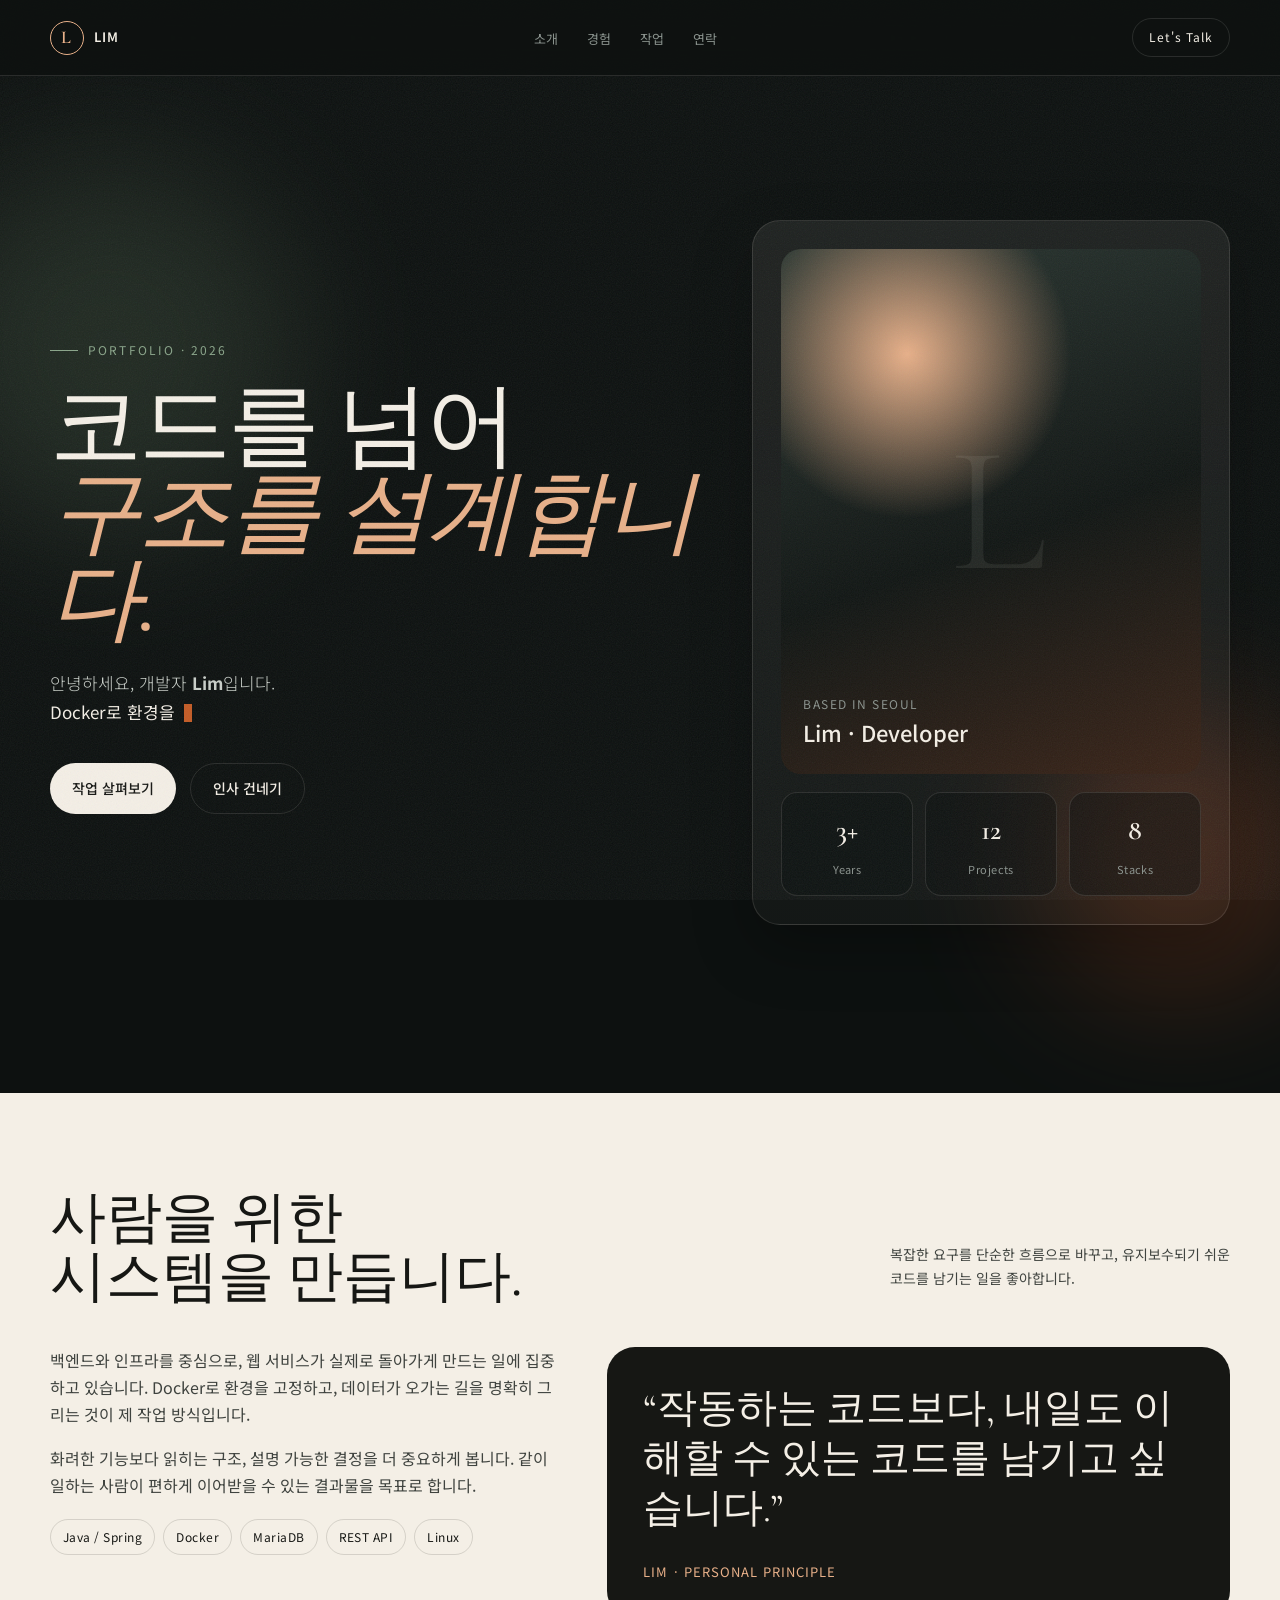
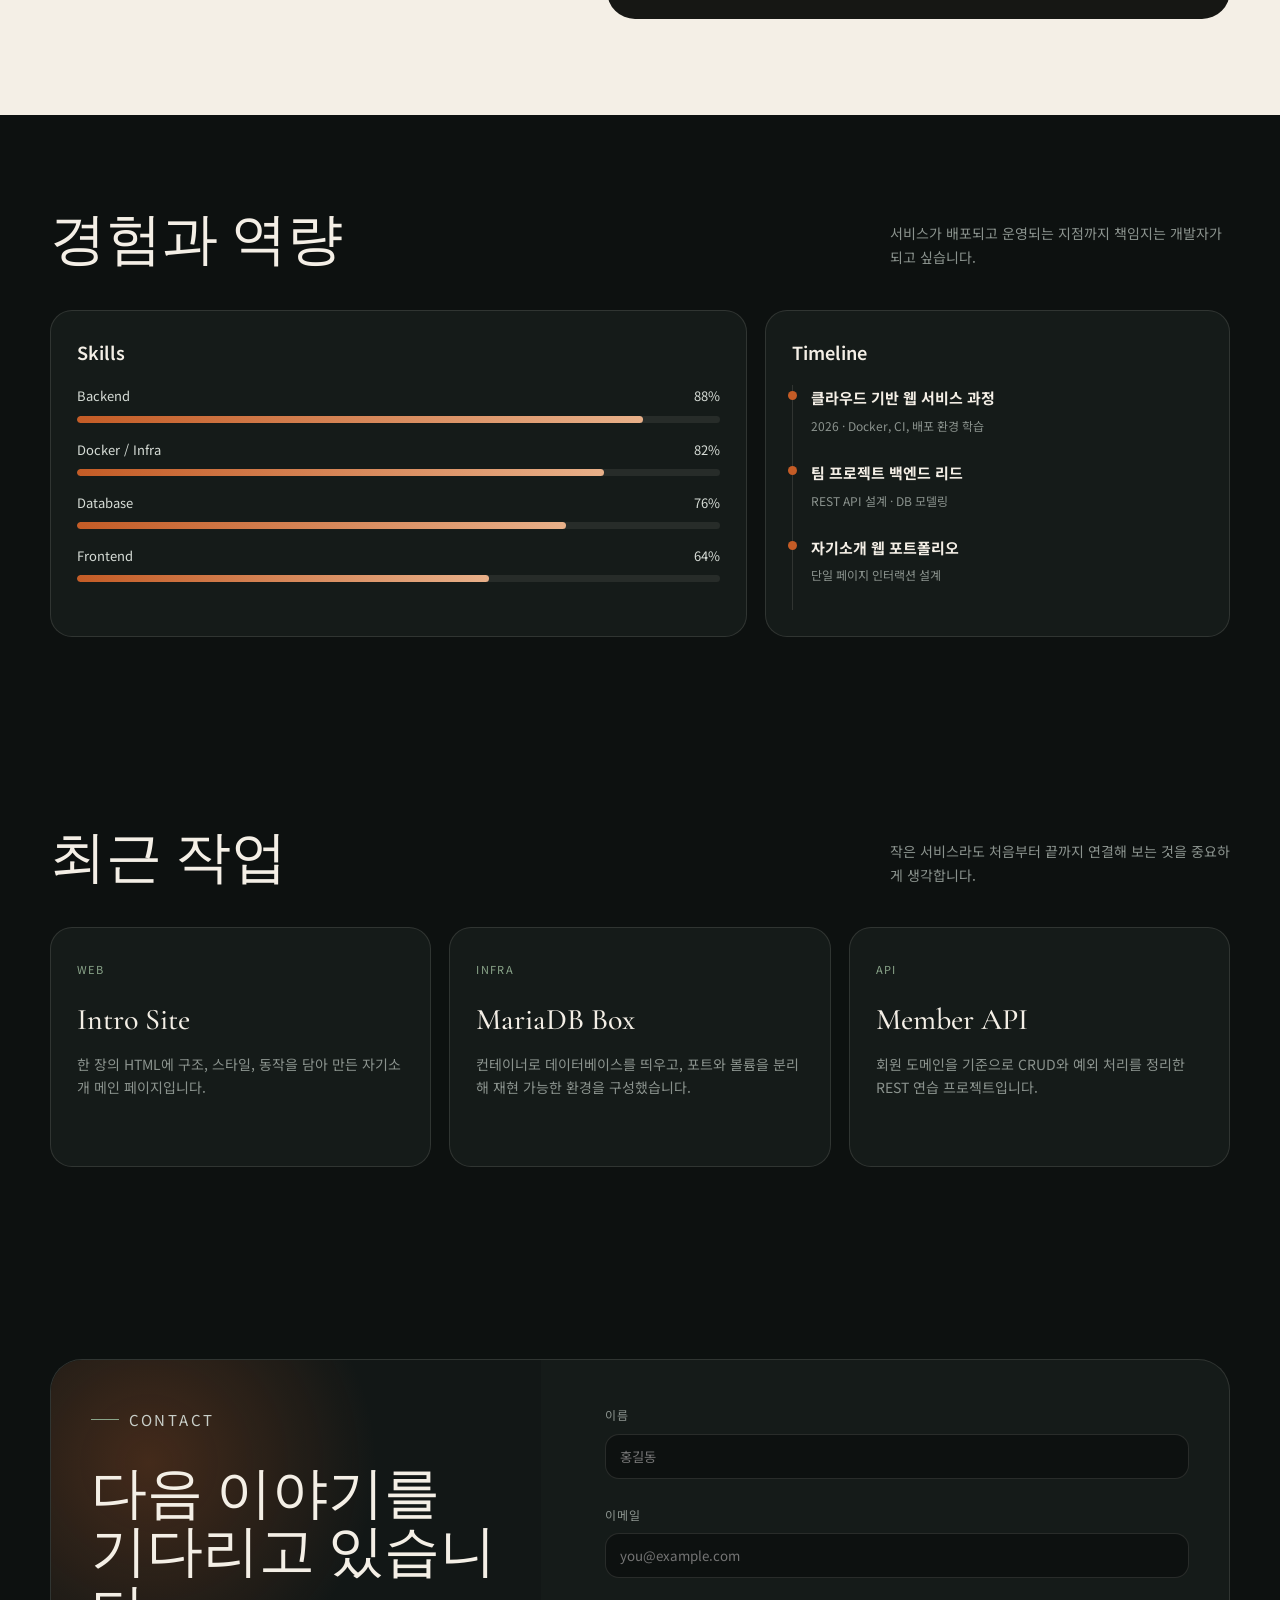
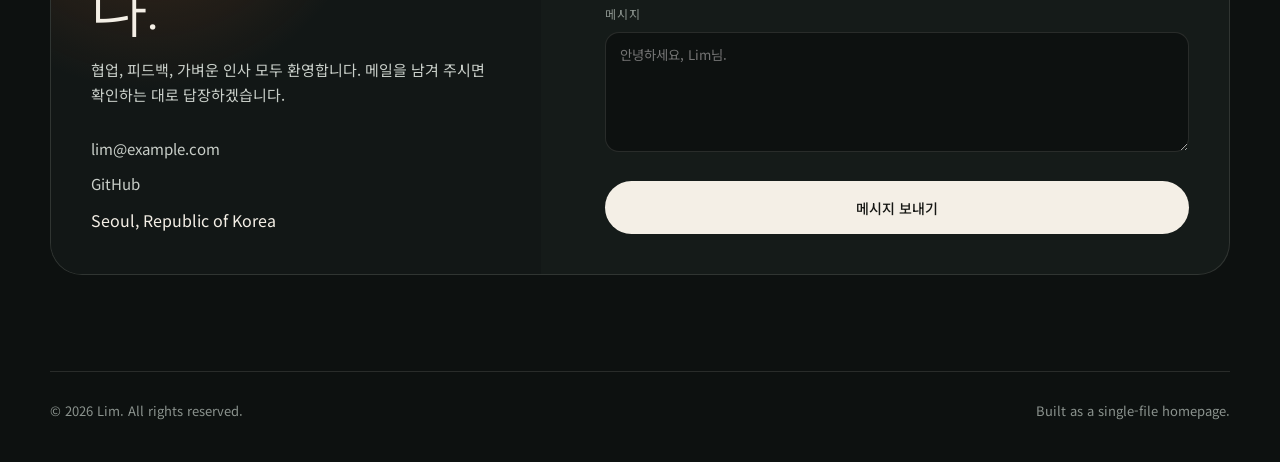
<file: 06copy/index.html>
<!DOCTYPE html>
<html lang="ko">
<head>
  <meta charset="UTF-8" />
  <meta name="viewport" content="width=device-width, initial-scale=1.0" />
  <title>Lim · 자기소개</title>
  <meta name="description" content="문제를 구조로 풀고, 코드를 경험으로 남기는 개발자 Lim의 자기소개 홈페이지입니다." />
  <link rel="preconnect" href="https://fonts.googleapis.com" />
  <link rel="preconnect" href="https://fonts.gstatic.com" crossorigin />
  <link href="https://fonts.googleapis.com/css2?family=Cormorant+Garamond:ital,wght@0,500;0,600;1,500&family=Noto+Sans+KR:wght@300;400;500;600;700&display=swap" rel="stylesheet" />
  <style>
    :root {
      --bg: #0d1110;
      --bg-2: #151b19;
      --paper: #f4efe6;
      --ink: #161714;
      --muted: #8b938e;
      --line: rgba(244, 239, 230, 0.12);
      --accent: #c45c26;
      --accent-soft: #e8b089;
      --sage: #8aa58a;
      --shadow: 0 24px 60px rgba(0, 0, 0, 0.28);
      --radius: 22px;
      --nav-h: 76px;
    }

    * {
      box-sizing: border-box;
      margin: 0;
      padding: 0;
    }

    html {
      scroll-behavior: smooth;
    }

    body {
      font-family: "Noto Sans KR", sans-serif;
      background: var(--bg);
      color: var(--paper);
      line-height: 1.7;
      overflow-x: hidden;
    }

    a {
      color: inherit;
      text-decoration: none;
    }

    img {
      max-width: 100%;
      display: block;
    }

    button,
    input,
    textarea {
      font-family: inherit;
    }

    .grain {
      pointer-events: none;
      position: fixed;
      inset: 0;
      z-index: 8;
      opacity: 0.07;
      background-image: url("data:image/svg+xml,%3Csvg xmlns='http://www.w3.org/2000/svg' width='180' height='180'%3E%3Cfilter id='n'%3E%3CfeTurbulence type='fractalNoise' baseFrequency='.85' numOctaves='4' stitchTiles='stitch'/%3E%3C/filter%3E%3Crect width='180' height='180' filter='url(%23n)'/%3E%3C/svg%3E");
    }

    .wrap {
      width: min(1180px, calc(100% - 40px));
      margin: 0 auto;
    }

    header {
      position: sticky;
      top: 0;
      z-index: 20;
      height: var(--nav-h);
      backdrop-filter: blur(16px);
      background: rgba(13, 17, 16, 0.78);
      border-bottom: 1px solid var(--line);
    }

    .nav {
      height: 100%;
      display: flex;
      align-items: center;
      justify-content: space-between;
      gap: 24px;
    }

    .logo {
      display: flex;
      align-items: center;
      gap: 10px;
      letter-spacing: 0.08em;
      font-size: 13px;
      font-weight: 600;
    }

    .logo-mark {
      width: 34px;
      height: 34px;
      border-radius: 50%;
      border: 1px solid var(--accent-soft);
      display: grid;
      place-items: center;
      color: var(--accent-soft);
      font-family: "Cormorant Garamond", serif;
      font-size: 18px;
    }

    .nav-links {
      display: flex;
      align-items: center;
      gap: 28px;
      list-style: none;
    }

    .nav-links a {
      font-size: 13px;
      color: var(--muted);
      letter-spacing: 0.04em;
      position: relative;
    }

    .nav-links a::after {
      content: "";
      position: absolute;
      left: 0;
      bottom: -6px;
      width: 0;
      height: 1px;
      background: var(--accent-soft);
      transition: width 0.25s ease;
    }

    .nav-links a:hover,
    .nav-links a.active {
      color: var(--paper);
    }

    .nav-links a.active::after,
    .nav-links a:hover::after {
      width: 100%;
    }

    .nav-cta {
      border: 1px solid var(--line);
      padding: 8px 16px;
      border-radius: 999px;
      font-size: 12px;
      letter-spacing: 0.08em;
    }

    .menu-btn {
      display: none;
      width: 42px;
      height: 42px;
      border: 1px solid var(--line);
      background: transparent;
      color: var(--paper);
      border-radius: 12px;
      cursor: pointer;
    }

    .hero {
      min-height: calc(100vh - var(--nav-h));
      display: grid;
      place-items: center;
      position: relative;
      overflow: hidden;
    }

    .orb {
      position: absolute;
      border-radius: 50%;
      filter: blur(70px);
      opacity: 0.45;
    }

    .orb-a {
      width: 380px;
      height: 380px;
      background: #3a4a3a;
      top: 8%;
      left: -80px;
    }

    .orb-b {
      width: 280px;
      height: 280px;
      background: #7a3a1e;
      right: -40px;
      bottom: 10%;
    }

    .hero-grid {
      width: min(1180px, calc(100% - 40px));
      display: grid;
      grid-template-columns: 1.15fr 0.85fr;
      gap: 56px;
      align-items: center;
      padding: 48px 0 72px;
      position: relative;
      z-index: 1;
    }

    .eyebrow {
      display: inline-flex;
      align-items: center;
      gap: 10px;
      color: var(--sage);
      font-size: 12px;
      letter-spacing: 0.18em;
      text-transform: uppercase;
      margin-bottom: 22px;
    }

    .eyebrow::before {
      content: "";
      width: 28px;
      height: 1px;
      background: var(--sage);
    }

    h1 {
      font-family: "Cormorant Garamond", serif;
      font-size: clamp(52px, 8vw, 92px);
      line-height: 0.95;
      font-weight: 500;
      letter-spacing: -0.03em;
    }

    h1 em {
      font-style: italic;
      color: var(--accent-soft);
    }

    .hero-copy {
      margin-top: 24px;
      max-width: 520px;
      color: #c9cfc9;
      font-weight: 300;
      font-size: 17px;
    }

    .typed {
      min-height: 1.7em;
      color: var(--paper);
      font-weight: 400;
    }

    .typed-cursor {
      display: inline-block;
      width: 8px;
      height: 1.05em;
      background: var(--accent);
      margin-left: 4px;
      vertical-align: -3px;
      animation: blink 0.9s steps(1) infinite;
    }

    @keyframes blink {
      50% { opacity: 0; }
    }

    .hero-actions {
      display: flex;
      gap: 14px;
      margin-top: 36px;
      flex-wrap: wrap;
    }

    .btn {
      display: inline-flex;
      align-items: center;
      justify-content: center;
      gap: 8px;
      border: 0;
      cursor: pointer;
      padding: 13px 22px;
      border-radius: 999px;
      font-size: 14px;
      font-weight: 500;
      transition: transform 0.2s ease, background 0.2s ease, color 0.2s ease;
    }

    .btn:hover {
      transform: translateY(-2px);
    }

    .btn-primary {
      background: var(--paper);
      color: var(--ink);
    }

    .btn-ghost {
      background: transparent;
      color: var(--paper);
      border: 1px solid var(--line);
    }

    .hero-card {
      background: linear-gradient(180deg, rgba(244, 239, 230, 0.08), rgba(244, 239, 230, 0.03));
      border: 1px solid var(--line);
      border-radius: 28px;
      padding: 28px;
      box-shadow: var(--shadow);
    }

    .portrait {
      aspect-ratio: 4 / 5;
      border-radius: 20px;
      background:
        radial-gradient(circle at 30% 20%, #e8b089 0%, transparent 32%),
        linear-gradient(160deg, #2b3732, #111614 55%, #3a2418);
      display: grid;
      place-items: end start;
      padding: 22px;
      position: relative;
      overflow: hidden;
    }

    .portrait-initial {
      position: absolute;
      inset: 0;
      display: grid;
      place-items: center;
      font-family: "Cormorant Garamond", serif;
      font-size: 180px;
      color: rgba(244, 239, 230, 0.08);
      letter-spacing: -0.08em;
    }

    .portrait-meta {
      position: relative;
      z-index: 1;
    }

    .portrait-meta small {
      display: block;
      font-size: 12px;
      color: var(--muted);
      letter-spacing: 0.12em;
    }

    .portrait-meta strong {
      font-size: 22px;
      font-weight: 500;
    }

    .stats {
      display: grid;
      grid-template-columns: repeat(3, 1fr);
      gap: 12px;
      margin-top: 18px;
    }

    .stat {
      background: rgba(13, 17, 16, 0.45);
      border: 1px solid var(--line);
      border-radius: 16px;
      padding: 14px 12px;
      text-align: center;
    }

    .stat b {
      display: block;
      font-family: "Cormorant Garamond", serif;
      font-size: 28px;
      font-weight: 600;
    }

    .stat span {
      font-size: 11px;
      color: var(--muted);
      letter-spacing: 0.04em;
    }

    section {
      padding: 96px 0;
    }

    .section-head {
      display: flex;
      justify-content: space-between;
      align-items: end;
      gap: 24px;
      margin-bottom: 40px;
    }

    h2 {
      font-family: "Cormorant Garamond", serif;
      font-size: clamp(36px, 5vw, 56px);
      font-weight: 500;
      line-height: 1.05;
    }

    .section-note {
      color: var(--muted);
      max-width: 340px;
      font-size: 14px;
    }

    .about {
      background: var(--paper);
      color: var(--ink);
    }

    .about-grid {
      display: grid;
      grid-template-columns: 0.9fr 1.1fr;
      gap: 48px;
    }

    .about p {
      color: #3f433f;
      margin-bottom: 16px;
    }

    .chips {
      display: flex;
      flex-wrap: wrap;
      gap: 8px;
      margin-top: 20px;
    }

    .chip {
      border: 1px solid rgba(22, 23, 20, 0.14);
      border-radius: 999px;
      padding: 7px 12px;
      font-size: 12px;
      letter-spacing: 0.04em;
    }

    .about-quote {
      background: #161714;
      color: var(--paper);
      border-radius: 28px;
      padding: 36px;
      display: flex;
      flex-direction: column;
      justify-content: space-between;
      min-height: 100%;
    }

    .about-quote p {
      font-family: "Cormorant Garamond", serif;
      font-size: clamp(28px, 4vw, 40px);
      line-height: 1.25;
      color: var(--paper);
      margin: 0;
    }

    .about-quote span {
      margin-top: 28px;
      color: var(--accent-soft);
      font-size: 13px;
      letter-spacing: 0.08em;
    }

    .bento {
      display: grid;
      grid-template-columns: 1.2fr 0.8fr;
      gap: 18px;
    }

    .card {
      background: var(--bg-2);
      border: 1px solid var(--line);
      border-radius: var(--radius);
      padding: 26px;
    }

    .card h3 {
      font-size: 18px;
      font-weight: 600;
      margin-bottom: 18px;
    }

    .skill {
      margin-bottom: 16px;
    }

    .skill-top {
      display: flex;
      justify-content: space-between;
      font-size: 13px;
      margin-bottom: 8px;
      color: #d7ddd7;
    }

    .bar {
      height: 7px;
      border-radius: 999px;
      background: rgba(244, 239, 230, 0.08);
      overflow: hidden;
    }

    .bar span {
      display: block;
      height: 100%;
      width: 0;
      border-radius: inherit;
      background: linear-gradient(90deg, var(--accent), var(--accent-soft));
      transition: width 1s ease;
    }

    .timeline {
      list-style: none;
    }

    .timeline li {
      padding: 0 0 22px 18px;
      border-left: 1px solid var(--line);
      position: relative;
    }

    .timeline li::before {
      content: "";
      width: 9px;
      height: 9px;
      border-radius: 50%;
      background: var(--accent);
      position: absolute;
      left: -5px;
      top: 6px;
    }

    .timeline strong {
      display: block;
      font-size: 15px;
    }

    .timeline small {
      color: var(--muted);
      font-size: 12px;
    }

    .projects {
      display: grid;
      grid-template-columns: repeat(3, 1fr);
      gap: 18px;
    }

    .project {
      min-height: 240px;
      display: flex;
      flex-direction: column;
      justify-content: space-between;
      transition: transform 0.25s ease, border-color 0.25s ease;
    }

    .project:hover {
      transform: translateY(-6px);
      border-color: rgba(232, 176, 137, 0.45);
    }

    .tag {
      font-size: 11px;
      letter-spacing: 0.12em;
      color: var(--sage);
      text-transform: uppercase;
    }

    .project h3 {
      font-family: "Cormorant Garamond", serif;
      font-size: 30px;
      font-weight: 500;
      margin: 12px 0 8px;
    }

    .project p {
      color: var(--muted);
      font-size: 14px;
    }

    .contact-box {
      display: grid;
      grid-template-columns: 0.85fr 1.15fr;
      gap: 24px;
      background: var(--bg-2);
      border: 1px solid var(--line);
      border-radius: 32px;
      overflow: hidden;
    }

    .contact-info {
      padding: 40px;
      background:
        radial-gradient(circle at 20% 20%, rgba(196, 92, 38, 0.28), transparent 40%),
        #121716;
    }

    .contact-info h2 {
      margin: 10px 0 16px;
    }

    .contact-info p,
    .contact-info a {
      color: #c9cfc9;
      font-size: 15px;
    }

    .contact-links {
      margin-top: 28px;
      display: grid;
      gap: 10px;
    }

    form {
      padding: 40px;
      display: grid;
      gap: 14px;
    }

    label {
      font-size: 12px;
      color: var(--muted);
      letter-spacing: 0.06em;
    }

    input,
    textarea {
      width: 100%;
      margin-top: 6px;
      background: #0d1110;
      border: 1px solid var(--line);
      color: var(--paper);
      border-radius: 14px;
      padding: 12px 14px;
      outline: none;
    }

    input:focus,
    textarea:focus {
      border-color: var(--accent-soft);
    }

    textarea {
      min-height: 120px;
      resize: vertical;
    }

    .toast {
      position: fixed;
      right: 24px;
      bottom: 24px;
      z-index: 40;
      background: var(--paper);
      color: var(--ink);
      padding: 14px 18px;
      border-radius: 16px;
      transform: translateY(120%);
      opacity: 0;
      transition: 0.3s ease;
    }

    .toast.show {
      transform: translateY(0);
      opacity: 1;
    }

    footer {
      border-top: 1px solid var(--line);
      padding: 28px 0 40px;
      color: var(--muted);
      font-size: 13px;
      display: flex;
      justify-content: space-between;
      gap: 16px;
    }

    .reveal {
      opacity: 0;
      transform: translateY(24px);
      animation: rise 0.8s ease forwards;
    }

    .delay-1 { animation-delay: 0.12s; }
    .delay-2 { animation-delay: 0.24s; }
    .delay-3 { animation-delay: 0.36s; }

    @keyframes rise {
      to {
        opacity: 1;
        transform: none;
      }
    }

    @media (max-width: 900px) {
      .hero-grid,
      .about-grid,
      .bento,
      .projects,
      .contact-box {
        grid-template-columns: 1fr;
      }

      .nav-links,
      .nav-cta {
        display: none;
      }

      .menu-btn {
        display: grid;
        place-items: center;
      }

      .nav-links.open {
        display: flex;
        flex-direction: column;
        position: absolute;
        top: var(--nav-h);
        left: 0;
        right: 0;
        background: rgba(13, 17, 16, 0.96);
        padding: 24px;
        border-bottom: 1px solid var(--line);
        align-items: flex-start;
      }

      .section-head {
        flex-direction: column;
        align-items: start;
      }

      footer {
        flex-direction: column;
      }
    }

    @media (prefers-reduced-motion: reduce) {
      *,
      *::before,
      *::after {
        animation: none !important;
        transition: none !important;
        scroll-behavior: auto !important;
      }

      .reveal {
        opacity: 1;
        transform: none;
      }
    }
  </style>
</head>
<body>
  <div class="grain"></div>
  <header>
    <div class="wrap nav">
      <a class="logo" href="#top">
        <span class="logo-mark">L</span>
        LIM
      </a>
      <ul class="nav-links" id="navLinks">
        <li><a href="#about">소개</a></li>
        <li><a href="#work">경험</a></li>
        <li><a href="#projects">작업</a></li>
        <li><a href="#contact">연락</a></li>
      </ul>
      <a class="nav-cta" href="#contact">Let's Talk</a>
      <button class="menu-btn" id="menuBtn" aria-label="메뉴 열기">☰</button>
    </div>
  </header>

  <main id="top">
    <section class="hero">
      <div class="orb orb-a"></div>
      <div class="orb orb-b"></div>
      <div class="hero-grid">
        <div>
          <p class="eyebrow reveal">Portfolio · 2026</p>
          <h1 class="reveal delay-1">코드를 넘어<br /><em>구조를 설계합니다.</em></h1>
          <p class="hero-copy reveal delay-2">
            안녕하세요, 개발자 <strong>Lim</strong>입니다.<br />
            <span class="typed" id="typed"></span><span class="typed-cursor"></span>
          </p>
          <div class="hero-actions reveal delay-3">
            <a class="btn btn-primary" href="#projects">작업 살펴보기</a>
            <a class="btn btn-ghost" href="#contact">인사 건네기</a>
          </div>
        </div>
        <aside class="hero-card reveal delay-2">
          <div class="portrait">
            <div class="portrait-initial">L</div>
            <div class="portrait-meta">
              <small>BASED IN SEOUL</small>
              <strong>Lim · Developer</strong>
            </div>
          </div>
          <div class="stats">
            <div class="stat"><b>3+</b><span>Years</span></div>
            <div class="stat"><b>12</b><span>Projects</span></div>
            <div class="stat"><b>8</b><span>Stacks</span></div>
          </div>
        </aside>
      </div>
    </section>

    <section class="about" id="about">
      <div class="wrap">
        <div class="section-head">
          <h2>사람을 위한<br />시스템을 만듭니다.</h2>
          <p class="section-note">복잡한 요구를 단순한 흐름으로 바꾸고, 유지보수되기 쉬운 코드를 남기는 일을 좋아합니다.</p>
        </div>
        <div class="about-grid">
          <div>
            <p>백엔드와 인프라를 중심으로, 웹 서비스가 실제로 돌아가게 만드는 일에 집중하고 있습니다. Docker로 환경을 고정하고, 데이터가 오가는 길을 명확히 그리는 것이 제 작업 방식입니다.</p>
            <p>화려한 기능보다 읽히는 구조, 설명 가능한 결정을 더 중요하게 봅니다. 같이 일하는 사람이 편하게 이어받을 수 있는 결과물을 목표로 합니다.</p>
            <div class="chips">
              <span class="chip">Java / Spring</span>
              <span class="chip">Docker</span>
              <span class="chip">MariaDB</span>
              <span class="chip">REST API</span>
              <span class="chip">Linux</span>
            </div>
          </div>
          <blockquote class="about-quote">
            <p>“작동하는 코드보다, 내일도 이해할 수 있는 코드를 남기고 싶습니다.”</p>
            <span>LIM · PERSONAL PRINCIPLE</span>
          </blockquote>
        </div>
      </div>
    </section>

    <section id="work">
      <div class="wrap">
        <div class="section-head">
          <h2>경험과 역량</h2>
          <p class="section-note">서비스가 배포되고 운영되는 지점까지 책임지는 개발자가 되고 싶습니다.</p>
        </div>
        <div class="bento">
          <article class="card">
            <h3>Skills</h3>
            <div class="skill">
              <div class="skill-top"><span>Backend</span><span>88%</span></div>
              <div class="bar"><span data-width="88%"></span></div>
            </div>
            <div class="skill">
              <div class="skill-top"><span>Docker / Infra</span><span>82%</span></div>
              <div class="bar"><span data-width="82%"></span></div>
            </div>
            <div class="skill">
              <div class="skill-top"><span>Database</span><span>76%</span></div>
              <div class="bar"><span data-width="76%"></span></div>
            </div>
            <div class="skill">
              <div class="skill-top"><span>Frontend</span><span>64%</span></div>
              <div class="bar"><span data-width="64%"></span></div>
            </div>
          </article>
          <article class="card">
            <h3>Timeline</h3>
            <ul class="timeline">
              <li>
                <strong>클라우드 기반 웹 서비스 과정</strong>
                <small>2026 · Docker, CI, 배포 환경 학습</small>
              </li>
              <li>
                <strong>팀 프로젝트 백엔드 리드</strong>
                <small>REST API 설계 · DB 모델링</small>
              </li>
              <li>
                <strong>자기소개 웹 포트폴리오</strong>
                <small>단일 페이지 인터랙션 설계</small>
              </li>
            </ul>
          </article>
        </div>
      </div>
    </section>

    <section id="projects">
      <div class="wrap">
        <div class="section-head">
          <h2>최근 작업</h2>
          <p class="section-note">작은 서비스라도 처음부터 끝까지 연결해 보는 것을 중요하게 생각합니다.</p>
        </div>
        <div class="projects">
          <article class="card project">
            <div>
              <span class="tag">Web</span>
              <h3>Intro Site</h3>
              <p>한 장의 HTML에 구조, 스타일, 동작을 담아 만든 자기소개 메인 페이지입니다.</p>
            </div>
          </article>
          <article class="card project">
            <div>
              <span class="tag">Infra</span>
              <h3>MariaDB Box</h3>
              <p>컨테이너로 데이터베이스를 띄우고, 포트와 볼륨을 분리해 재현 가능한 환경을 구성했습니다.</p>
            </div>
          </article>
          <article class="card project">
            <div>
              <span class="tag">API</span>
              <h3>Member API</h3>
              <p>회원 도메인을 기준으로 CRUD와 예외 처리를 정리한 REST 연습 프로젝트입니다.</p>
            </div>
          </article>
        </div>
      </div>
    </section>

    <section id="contact">
      <div class="wrap">
        <div class="contact-box">
          <div class="contact-info">
            <p class="eyebrow">Contact</p>
            <h2>다음 이야기를<br />기다리고 있습니다.</h2>
            <p>협업, 피드백, 가벼운 인사 모두 환영합니다. 메일을 남겨 주시면 확인하는 대로 답장하겠습니다.</p>
            <div class="contact-links">
              <a href="mailto:lim@example.com">lim@example.com</a>
              <a href="https://github.com" target="_blank" rel="noreferrer">GitHub</a>
              <span>Seoul, Republic of Korea</span>
            </div>
          </div>
          <form id="contactForm">
            <div>
              <label for="name">이름</label>
              <input id="name" name="name" required placeholder="홍길동" />
            </div>
            <div>
              <label for="email">이메일</label>
              <input id="email" name="email" type="email" required placeholder="you@example.com" />
            </div>
            <div>
              <label for="message">메시지</label>
              <textarea id="message" name="message" required placeholder="안녕하세요, Lim님."></textarea>
            </div>
            <button class="btn btn-primary" type="submit">메시지 보내기</button>
          </form>
        </div>
      </div>
    </section>
  </main>

  <div class="wrap">
    <footer>
      <span>© 2026 Lim. All rights reserved.</span>
      <span>Built as a single-file homepage.</span>
    </footer>
  </div>
  <div class="toast" id="toast">메시지를 남겨 주셔서 감사합니다.</div>

  <script>
    (function () {
      const phrases = [
        "문제를 구조로 풀고, 코드를 경험으로 남깁니다.",
        "Docker로 환경을 고정하고, 서비스가 흐르게 만듭니다.",
        "읽히는 설계가 곧 좋은 협업이라고 믿습니다."
      ];

      const typedEl = document.getElementById("typed");
      let phraseIndex = 0;
      let charIndex = 0;
      let deleting = false;

      function typeLoop() {
        const current = phrases[phraseIndex];
        typedEl.textContent = current.slice(0, charIndex);

        if (!deleting && charIndex < current.length) {
          charIndex += 1;
          setTimeout(typeLoop, 46);
          return;
        }

        if (!deleting && charIndex === current.length) {
          deleting = true;
          setTimeout(typeLoop, 1600);
          return;
        }

        if (deleting && charIndex > 0) {
          charIndex -= 1;
          setTimeout(typeLoop, 24);
          return;
        }

        deleting = false;
        phraseIndex = (phraseIndex + 1) % phrases.length;
        setTimeout(typeLoop, 280);
      }

      typeLoop();

      const menuBtn = document.getElementById("menuBtn");
      const navLinks = document.getElementById("navLinks");
      menuBtn.addEventListener("click", function () {
        navLinks.classList.toggle("open");
      });

      navLinks.querySelectorAll("a").forEach(function (link) {
        link.addEventListener("click", function () {
          navLinks.classList.remove("open");
        });
      });

      const sections = document.querySelectorAll("section[id]");
      const navAnchors = document.querySelectorAll(".nav-links a");

      function highlightNav() {
        let current = "";
        sections.forEach(function (section) {
          if (window.scrollY >= section.offsetTop - 140) {
            current = section.id;
          }
        });
        navAnchors.forEach(function (anchor) {
          anchor.classList.toggle("active", anchor.getAttribute("href") === "#" + current);
        });
      }

      window.addEventListener("scroll", highlightNav);
      highlightNav();

      const bars = document.querySelectorAll(".bar span");
      const skillObserver = new IntersectionObserver(function (entries) {
        entries.forEach(function (entry) {
          if (entry.isIntersecting) {
            entry.target.style.width = entry.target.getAttribute("data-width");
            skillObserver.unobserve(entry.target);
          }
        });
      }, { threshold: 0.4 });

      bars.forEach(function (bar) {
        skillObserver.observe(bar);
      });

      const form = document.getElementById("contactForm");
      const toast = document.getElementById("toast");
      form.addEventListener("submit", function (event) {
        event.preventDefault();
        toast.classList.add("show");
        form.reset();
        setTimeout(function () {
          toast.classList.remove("show");
        }, 2400);
      });
    })();
  </script>
</body>
</html>
</file>
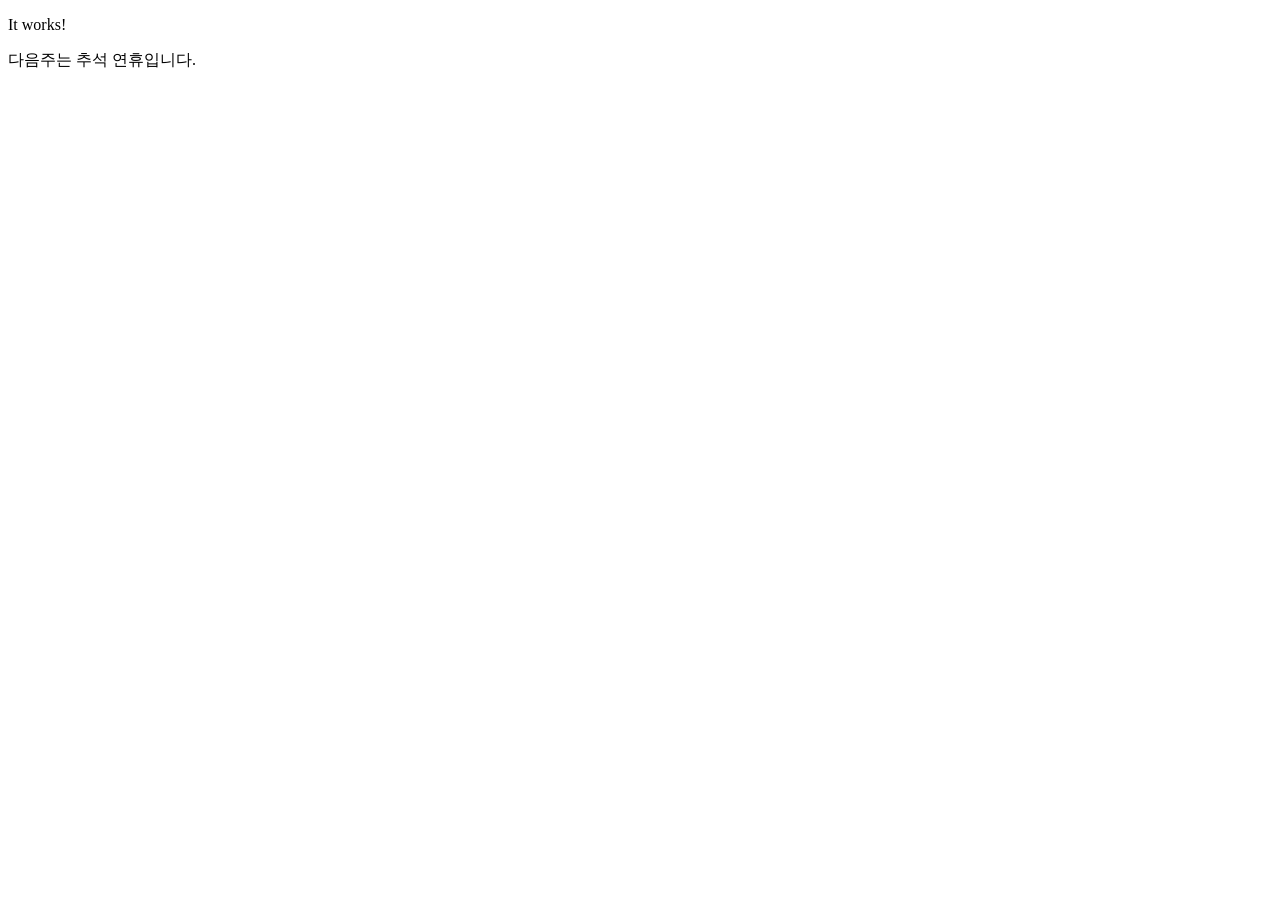
<file: 07volume/vol_home/index.html>
<!DOCTYPE HTML PUBLIC "-//W3C//DTD HTML 4.01//EN" "http://www.w3.org/TR/html4/strict.dtd">
<html>
<head>
<meta charset="UTF-8">
<meta name="viewport" content="width=device-width, initial-scale=1.0">
<title>It works! Apache httpd</title>
</head>
<body>
  <p>It works!</p>
  <div>
    다음주는 추석 연휴입니다.
  </div>
</body>
</html>
</file>
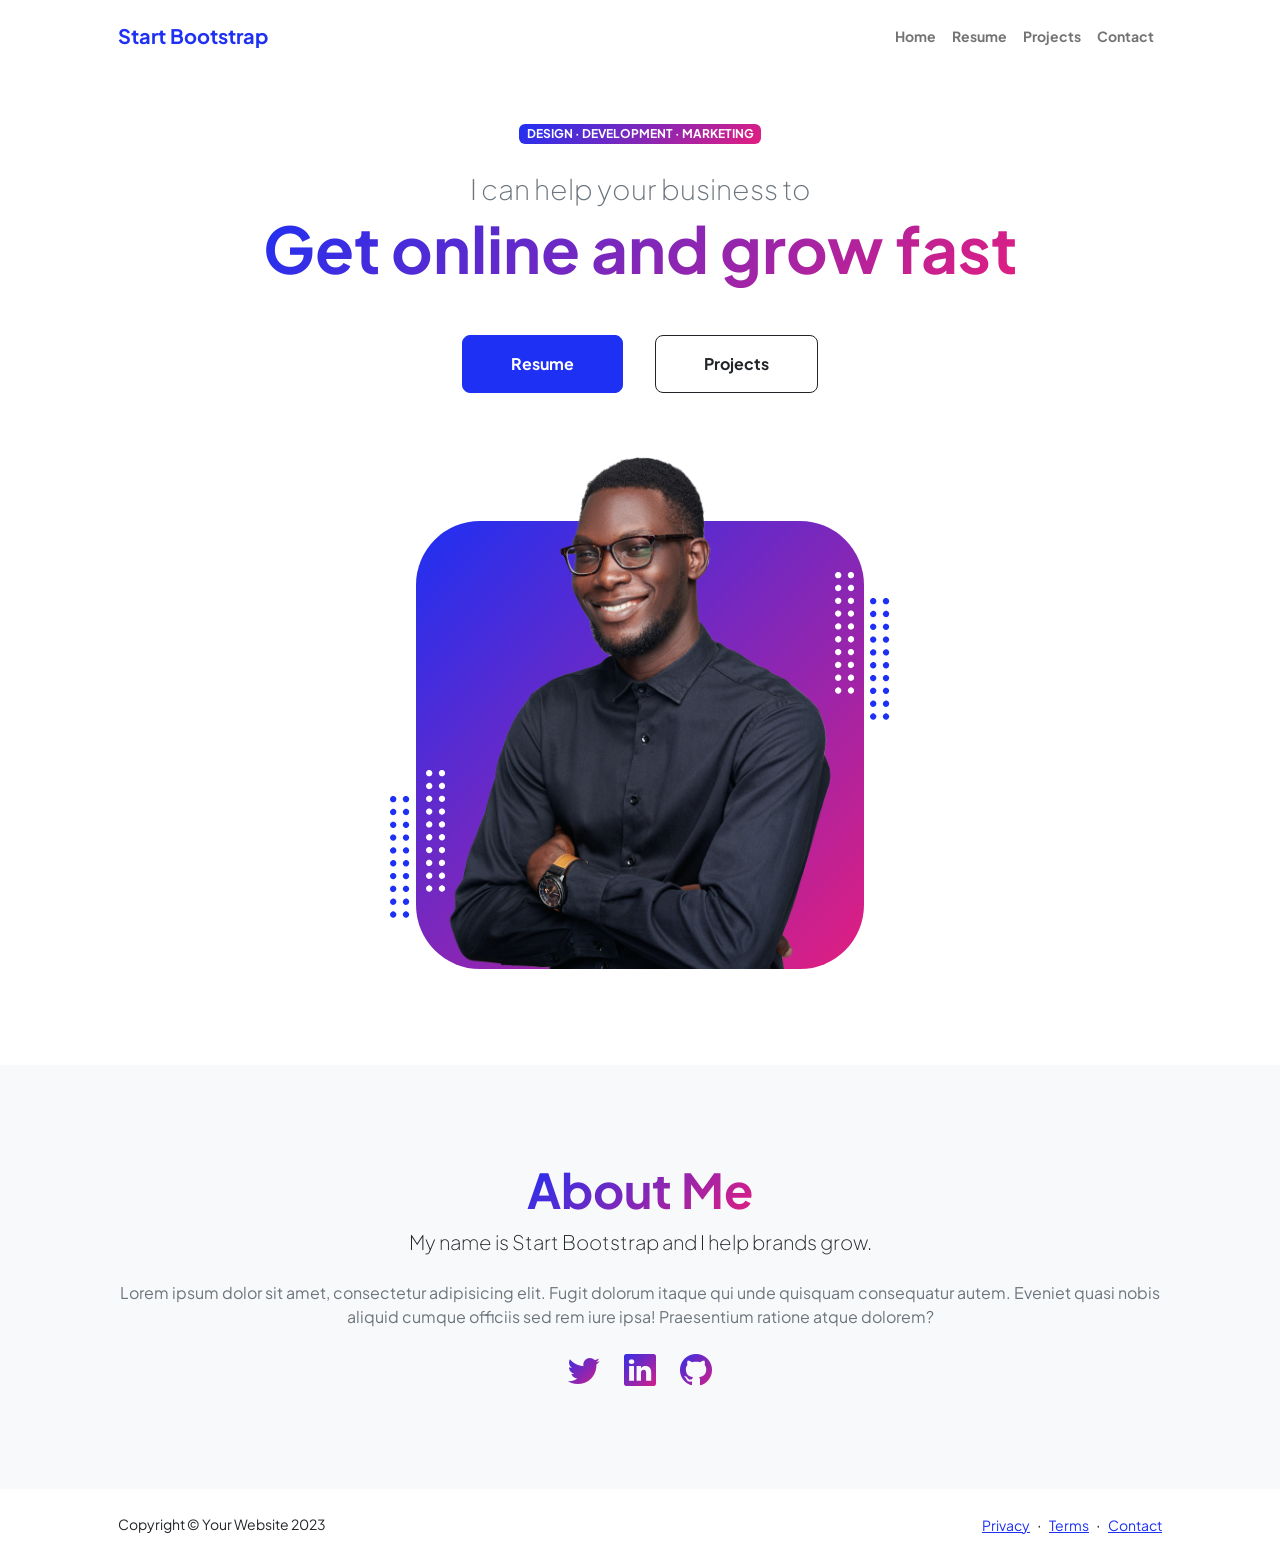
<file: 08image/templates/startbootstrap-personal-gh-pages/index.html>
<!DOCTYPE html>
<html lang="en">
    <head>
        <meta charset="utf-8" />
        <meta name="viewport" content="width=device-width, initial-scale=1, shrink-to-fit=no" />
        <meta name="description" content="" />
        <meta name="author" content="" />
        <title>Personal - Start Bootstrap Theme</title>
        <!-- Favicon-->
        <link rel="icon" type="image/x-icon" href="assets/favicon.ico" />
        <!-- Custom Google font-->
        <link rel="preconnect" href="https://fonts.googleapis.com" />
        <link rel="preconnect" href="https://fonts.gstatic.com" crossorigin />
        <link href="https://fonts.googleapis.com/css2?family=Plus+Jakarta+Sans:wght@100;200;300;400;500;600;700;800;900&amp;display=swap" rel="stylesheet" />
        <!-- Bootstrap icons-->
        <link href="https://cdn.jsdelivr.net/npm/bootstrap-icons@1.8.1/font/bootstrap-icons.css" rel="stylesheet" />
        <!-- Core theme CSS (includes Bootstrap)-->
        <link href="css/styles.css" rel="stylesheet" />
    </head>
    <body class="d-flex flex-column h-100">
        <main class="flex-shrink-0">
            <!-- Navigation-->
            <nav class="navbar navbar-expand-lg navbar-light bg-white py-3">
                <div class="container px-5">
                    <a class="navbar-brand" href="index.html"><span class="fw-bolder text-primary">Start Bootstrap</span></a>
                    <button class="navbar-toggler" type="button" data-bs-toggle="collapse" data-bs-target="#navbarSupportedContent" aria-controls="navbarSupportedContent" aria-expanded="false" aria-label="Toggle navigation"><span class="navbar-toggler-icon"></span></button>
                    <div class="collapse navbar-collapse" id="navbarSupportedContent">
                        <ul class="navbar-nav ms-auto mb-2 mb-lg-0 small fw-bolder">
                            <li class="nav-item"><a class="nav-link" href="index.html">Home</a></li>
                            <li class="nav-item"><a class="nav-link" href="resume.html">Resume</a></li>
                            <li class="nav-item"><a class="nav-link" href="projects.html">Projects</a></li>
                            <li class="nav-item"><a class="nav-link" href="contact.html">Contact</a></li>
                        </ul>
                    </div>
                </div>
            </nav>
            <!-- Header-->
            <header class="py-5">
                <div class="container px-5 pb-5">
                    <div class="row gx-5 align-items-center">
                        <div class="col-xxl-5">
                            <!-- Header text content-->
                            <div class="text-center text-xxl-start">
                                <div class="badge bg-gradient-primary-to-secondary text-white mb-4"><div class="text-uppercase">Design &middot; Development &middot; Marketing</div></div>
                                <div class="fs-3 fw-light text-muted">I can help your business to</div>
                                <h1 class="display-3 fw-bolder mb-5"><span class="text-gradient d-inline">Get online and grow fast</span></h1>
                                <div class="d-grid gap-3 d-sm-flex justify-content-sm-center justify-content-xxl-start mb-3">
                                    <a class="btn btn-primary btn-lg px-5 py-3 me-sm-3 fs-6 fw-bolder" href="resume.html">Resume</a>
                                    <a class="btn btn-outline-dark btn-lg px-5 py-3 fs-6 fw-bolder" href="projects.html">Projects</a>
                                </div>
                            </div>
                        </div>
                        <div class="col-xxl-7">
                            <!-- Header profile picture-->
                            <div class="d-flex justify-content-center mt-5 mt-xxl-0">
                                <div class="profile bg-gradient-primary-to-secondary">
                                    <!-- TIP: For best results, use a photo with a transparent background like the demo example below-->
                                    <!-- Watch a tutorial on how to do this on YouTube (link)-->
                                    <img class="profile-img" src="assets/profile.png" alt="..." />
                                    <div class="dots-1">
                                        <!-- SVG Dots-->
                                        <svg version="1.1" xmlns="http://www.w3.org/2000/svg" xmlns:xlink="http://www.w3.org/1999/xlink" x="0px" y="0px" viewBox="0 0 191.6 1215.4" style="enable-background: new 0 0 191.6 1215.4" xml:space="preserve">
                                            <g transform="translate(0.000000,1280.000000) scale(0.100000,-0.100000)">
                                                <path d="M227.7,12788.6c-105-35-200-141-222-248c-43-206,163-412,369-369c155,32,275,190,260,339c-11,105-90,213-190,262        C383.7,12801.6,289.7,12808.6,227.7,12788.6z"></path>
                                                <path d="M1507.7,12788.6c-151-50-253-216-222-362c25-119,136-230,254-255c194-41,395,142,375,339c-11,105-90,213-190,262        C1663.7,12801.6,1569.7,12808.6,1507.7,12788.6z"></path>
                                                <path d="M227.7,11508.6c-105-35-200-141-222-248c-43-206,163-412,369-369c155,32,275,190,260,339c-11,105-90,213-190,262        C383.7,11521.6,289.7,11528.6,227.7,11508.6z"></path>
                                                <path d="M1507.7,11508.6c-151-50-253-216-222-362c25-119,136-230,254-255c194-41,395,142,375,339c-11,105-90,213-190,262        C1663.7,11521.6,1569.7,11528.6,1507.7,11508.6z"></path>
                                                <path d="M227.7,10228.6c-105-35-200-141-222-248c-43-206,163-412,369-369c155,32,275,190,260,339c-11,105-90,213-190,262        C383.7,10241.6,289.7,10248.6,227.7,10228.6z"></path>
                                                <path d="M1507.7,10228.6c-105-35-200-141-222-248c-43-206,163-412,369-369c155,32,275,190,260,339c-11,105-90,213-190,262        C1663.7,10241.6,1569.7,10248.6,1507.7,10228.6z"></path>
                                                <path d="M227.7,8948.6c-105-35-200-141-222-248c-43-206,163-412,369-369c155,32,275,190,260,339c-11,105-90,213-190,262        C383.7,8961.6,289.7,8968.6,227.7,8948.6z"></path>
                                                <path d="M1507.7,8948.6c-105-35-200-141-222-248c-43-206,163-412,369-369c155,32,275,190,260,339c-11,105-90,213-190,262        C1663.7,8961.6,1569.7,8968.6,1507.7,8948.6z"></path>
                                                <path d="M227.7,7668.6c-105-35-200-141-222-248c-43-206,163-412,369-369c155,32,275,190,260,339c-11,105-90,213-190,262        C383.7,7681.6,289.7,7688.6,227.7,7668.6z"></path>
                                                <path d="M1507.7,7668.6c-105-35-200-141-222-248c-43-206,163-412,369-369c155,32,275,190,260,339c-11,105-90,213-190,262        C1663.7,7681.6,1569.7,7688.6,1507.7,7668.6z"></path>
                                                <path d="M227.7,6388.6c-105-35-200-141-222-248c-43-206,163-412,369-369c155,32,275,190,260,339c-11,105-90,213-190,262        C383.7,6401.6,289.7,6408.6,227.7,6388.6z"></path>
                                                <path d="M1507.7,6388.6c-105-35-200-141-222-248c-43-206,163-412,369-369c155,32,275,190,260,339c-11,105-90,213-190,262        C1663.7,6401.6,1569.7,6408.6,1507.7,6388.6z"></path>
                                                <path d="M227.7,5108.6c-105-35-200-141-222-248c-43-206,163-412,369-369c155,32,275,190,260,339c-11,105-90,213-190,262        C383.7,5121.6,289.7,5128.6,227.7,5108.6z"></path>
                                                <path d="M1507.7,5108.6c-105-35-200-141-222-248c-43-206,163-412,369-369c155,32,275,190,260,339c-11,105-90,213-190,262        C1663.7,5121.6,1569.7,5128.6,1507.7,5108.6z"></path>
                                                <path d="M227.7,3828.6c-105-35-200-141-222-248c-43-206,163-412,369-369c155,32,275,190,260,339c-11,105-90,213-190,262        C383.7,3841.6,289.7,3848.6,227.7,3828.6z"></path>
                                                <path d="M1507.7,3828.6c-105-35-200-141-222-248c-43-206,163-412,369-369c155,32,275,190,260,339c-11,105-90,213-190,262        C1663.7,3841.6,1569.7,3848.6,1507.7,3828.6z"></path>
                                                <path d="M227.7,2548.6c-105-35-200-141-222-248c-43-206,163-412,369-369c155,32,275,190,260,339c-11,105-90,213-190,262        C383.7,2561.6,289.7,2568.6,227.7,2548.6z"></path>
                                                <path d="M1507.7,2548.6c-105-35-200-141-222-248c-43-206,163-412,369-369c155,32,275,190,260,339c-11,105-90,213-190,262        C1663.7,2561.6,1569.7,2568.6,1507.7,2548.6z"></path>
                                                <path d="M227.7,1268.6c-105-35-200-141-222-248c-43-206,163-412,369-369c155,32,275,190,260,339c-11,105-90,213-190,262        C383.7,1281.6,289.7,1288.6,227.7,1268.6z"></path>
                                                <path d="M1507.7,1268.6c-105-35-200-141-222-248c-43-206,163-412,369-369c155,32,275,190,260,339c-11,105-90,213-190,262        C1663.7,1281.6,1569.7,1288.6,1507.7,1268.6z"></path>
                                            </g>
                                        </svg>
                                        <!-- END of SVG dots-->
                                    </div>
                                    <div class="dots-2">
                                        <!-- SVG Dots-->
                                        <svg version="1.1" xmlns="http://www.w3.org/2000/svg" xmlns:xlink="http://www.w3.org/1999/xlink" x="0px" y="0px" viewBox="0 0 191.6 1215.4" style="enable-background: new 0 0 191.6 1215.4" xml:space="preserve">
                                            <g transform="translate(0.000000,1280.000000) scale(0.100000,-0.100000)">
                                                <path d="M227.7,12788.6c-105-35-200-141-222-248c-43-206,163-412,369-369c155,32,275,190,260,339c-11,105-90,213-190,262        C383.7,12801.6,289.7,12808.6,227.7,12788.6z"></path>
                                                <path d="M1507.7,12788.6c-151-50-253-216-222-362c25-119,136-230,254-255c194-41,395,142,375,339c-11,105-90,213-190,262        C1663.7,12801.6,1569.7,12808.6,1507.7,12788.6z"></path>
                                                <path d="M227.7,11508.6c-105-35-200-141-222-248c-43-206,163-412,369-369c155,32,275,190,260,339c-11,105-90,213-190,262        C383.7,11521.6,289.7,11528.6,227.7,11508.6z"></path>
                                                <path d="M1507.7,11508.6c-151-50-253-216-222-362c25-119,136-230,254-255c194-41,395,142,375,339c-11,105-90,213-190,262        C1663.7,11521.6,1569.7,11528.6,1507.7,11508.6z"></path>
                                                <path d="M227.7,10228.6c-105-35-200-141-222-248c-43-206,163-412,369-369c155,32,275,190,260,339c-11,105-90,213-190,262        C383.7,10241.6,289.7,10248.6,227.7,10228.6z"></path>
                                                <path d="M1507.7,10228.6c-105-35-200-141-222-248c-43-206,163-412,369-369c155,32,275,190,260,339c-11,105-90,213-190,262        C1663.7,10241.6,1569.7,10248.6,1507.7,10228.6z"></path>
                                                <path d="M227.7,8948.6c-105-35-200-141-222-248c-43-206,163-412,369-369c155,32,275,190,260,339c-11,105-90,213-190,262        C383.7,8961.6,289.7,8968.6,227.7,8948.6z"></path>
                                                <path d="M1507.7,8948.6c-105-35-200-141-222-248c-43-206,163-412,369-369c155,32,275,190,260,339c-11,105-90,213-190,262        C1663.7,8961.6,1569.7,8968.6,1507.7,8948.6z"></path>
                                                <path d="M227.7,7668.6c-105-35-200-141-222-248c-43-206,163-412,369-369c155,32,275,190,260,339c-11,105-90,213-190,262        C383.7,7681.6,289.7,7688.6,227.7,7668.6z"></path>
                                                <path d="M1507.7,7668.6c-105-35-200-141-222-248c-43-206,163-412,369-369c155,32,275,190,260,339c-11,105-90,213-190,262        C1663.7,7681.6,1569.7,7688.6,1507.7,7668.6z"></path>
                                                <path d="M227.7,6388.6c-105-35-200-141-222-248c-43-206,163-412,369-369c155,32,275,190,260,339c-11,105-90,213-190,262        C383.7,6401.6,289.7,6408.6,227.7,6388.6z"></path>
                                                <path d="M1507.7,6388.6c-105-35-200-141-222-248c-43-206,163-412,369-369c155,32,275,190,260,339c-11,105-90,213-190,262        C1663.7,6401.6,1569.7,6408.6,1507.7,6388.6z"></path>
                                                <path d="M227.7,5108.6c-105-35-200-141-222-248c-43-206,163-412,369-369c155,32,275,190,260,339c-11,105-90,213-190,262        C383.7,5121.6,289.7,5128.6,227.7,5108.6z"></path>
                                                <path d="M1507.7,5108.6c-105-35-200-141-222-248c-43-206,163-412,369-369c155,32,275,190,260,339c-11,105-90,213-190,262        C1663.7,5121.6,1569.7,5128.6,1507.7,5108.6z"></path>
                                                <path d="M227.7,3828.6c-105-35-200-141-222-248c-43-206,163-412,369-369c155,32,275,190,260,339c-11,105-90,213-190,262        C383.7,3841.6,289.7,3848.6,227.7,3828.6z"></path>
                                                <path d="M1507.7,3828.6c-105-35-200-141-222-248c-43-206,163-412,369-369c155,32,275,190,260,339c-11,105-90,213-190,262        C1663.7,3841.6,1569.7,3848.6,1507.7,3828.6z"></path>
                                                <path d="M227.7,2548.6c-105-35-200-141-222-248c-43-206,163-412,369-369c155,32,275,190,260,339c-11,105-90,213-190,262        C383.7,2561.6,289.7,2568.6,227.7,2548.6z"></path>
                                                <path d="M1507.7,2548.6c-105-35-200-141-222-248c-43-206,163-412,369-369c155,32,275,190,260,339c-11,105-90,213-190,262        C1663.7,2561.6,1569.7,2568.6,1507.7,2548.6z"></path>
                                                <path d="M227.7,1268.6c-105-35-200-141-222-248c-43-206,163-412,369-369c155,32,275,190,260,339c-11,105-90,213-190,262        C383.7,1281.6,289.7,1288.6,227.7,1268.6z"></path>
                                                <path d="M1507.7,1268.6c-105-35-200-141-222-248c-43-206,163-412,369-369c155,32,275,190,260,339c-11,105-90,213-190,262        C1663.7,1281.6,1569.7,1288.6,1507.7,1268.6z"></path>
                                            </g>
                                        </svg>
                                        <!-- END of SVG dots-->
                                    </div>
                                    <div class="dots-3">
                                        <!-- SVG Dots-->
                                        <svg version="1.1" xmlns="http://www.w3.org/2000/svg" xmlns:xlink="http://www.w3.org/1999/xlink" x="0px" y="0px" viewBox="0 0 191.6 1215.4" style="enable-background: new 0 0 191.6 1215.4" xml:space="preserve">
                                            <g transform="translate(0.000000,1280.000000) scale(0.100000,-0.100000)">
                                                <path d="M227.7,12788.6c-105-35-200-141-222-248c-43-206,163-412,369-369c155,32,275,190,260,339c-11,105-90,213-190,262        C383.7,12801.6,289.7,12808.6,227.7,12788.6z"></path>
                                                <path d="M1507.7,12788.6c-151-50-253-216-222-362c25-119,136-230,254-255c194-41,395,142,375,339c-11,105-90,213-190,262        C1663.7,12801.6,1569.7,12808.6,1507.7,12788.6z"></path>
                                                <path d="M227.7,11508.6c-105-35-200-141-222-248c-43-206,163-412,369-369c155,32,275,190,260,339c-11,105-90,213-190,262        C383.7,11521.6,289.7,11528.6,227.7,11508.6z"></path>
                                                <path d="M1507.7,11508.6c-151-50-253-216-222-362c25-119,136-230,254-255c194-41,395,142,375,339c-11,105-90,213-190,262        C1663.7,11521.6,1569.7,11528.6,1507.7,11508.6z"></path>
                                                <path d="M227.7,10228.6c-105-35-200-141-222-248c-43-206,163-412,369-369c155,32,275,190,260,339c-11,105-90,213-190,262        C383.7,10241.6,289.7,10248.6,227.7,10228.6z"></path>
                                                <path d="M1507.7,10228.6c-105-35-200-141-222-248c-43-206,163-412,369-369c155,32,275,190,260,339c-11,105-90,213-190,262        C1663.7,10241.6,1569.7,10248.6,1507.7,10228.6z"></path>
                                                <path d="M227.7,8948.6c-105-35-200-141-222-248c-43-206,163-412,369-369c155,32,275,190,260,339c-11,105-90,213-190,262        C383.7,8961.6,289.7,8968.6,227.7,8948.6z"></path>
                                                <path d="M1507.7,8948.6c-105-35-200-141-222-248c-43-206,163-412,369-369c155,32,275,190,260,339c-11,105-90,213-190,262        C1663.7,8961.6,1569.7,8968.6,1507.7,8948.6z"></path>
                                                <path d="M227.7,7668.6c-105-35-200-141-222-248c-43-206,163-412,369-369c155,32,275,190,260,339c-11,105-90,213-190,262        C383.7,7681.6,289.7,7688.6,227.7,7668.6z"></path>
                                                <path d="M1507.7,7668.6c-105-35-200-141-222-248c-43-206,163-412,369-369c155,32,275,190,260,339c-11,105-90,213-190,262        C1663.7,7681.6,1569.7,7688.6,1507.7,7668.6z"></path>
                                                <path d="M227.7,6388.6c-105-35-200-141-222-248c-43-206,163-412,369-369c155,32,275,190,260,339c-11,105-90,213-190,262        C383.7,6401.6,289.7,6408.6,227.7,6388.6z"></path>
                                                <path d="M1507.7,6388.6c-105-35-200-141-222-248c-43-206,163-412,369-369c155,32,275,190,260,339c-11,105-90,213-190,262        C1663.7,6401.6,1569.7,6408.6,1507.7,6388.6z"></path>
                                                <path d="M227.7,5108.6c-105-35-200-141-222-248c-43-206,163-412,369-369c155,32,275,190,260,339c-11,105-90,213-190,262        C383.7,5121.6,289.7,5128.6,227.7,5108.6z"></path>
                                                <path d="M1507.7,5108.6c-105-35-200-141-222-248c-43-206,163-412,369-369c155,32,275,190,260,339c-11,105-90,213-190,262        C1663.7,5121.6,1569.7,5128.6,1507.7,5108.6z"></path>
                                                <path d="M227.7,3828.6c-105-35-200-141-222-248c-43-206,163-412,369-369c155,32,275,190,260,339c-11,105-90,213-190,262        C383.7,3841.6,289.7,3848.6,227.7,3828.6z"></path>
                                                <path d="M1507.7,3828.6c-105-35-200-141-222-248c-43-206,163-412,369-369c155,32,275,190,260,339c-11,105-90,213-190,262        C1663.7,3841.6,1569.7,3848.6,1507.7,3828.6z"></path>
                                                <path d="M227.7,2548.6c-105-35-200-141-222-248c-43-206,163-412,369-369c155,32,275,190,260,339c-11,105-90,213-190,262        C383.7,2561.6,289.7,2568.6,227.7,2548.6z"></path>
                                                <path d="M1507.7,2548.6c-105-35-200-141-222-248c-43-206,163-412,369-369c155,32,275,190,260,339c-11,105-90,213-190,262        C1663.7,2561.6,1569.7,2568.6,1507.7,2548.6z"></path>
                                                <path d="M227.7,1268.6c-105-35-200-141-222-248c-43-206,163-412,369-369c155,32,275,190,260,339c-11,105-90,213-190,262        C383.7,1281.6,289.7,1288.6,227.7,1268.6z"></path>
                                                <path d="M1507.7,1268.6c-105-35-200-141-222-248c-43-206,163-412,369-369c155,32,275,190,260,339c-11,105-90,213-190,262        C1663.7,1281.6,1569.7,1288.6,1507.7,1268.6z"></path>
                                            </g>
                                        </svg>
                                        <!-- END of SVG dots-->
                                    </div>
                                    <div class="dots-4">
                                        <!-- SVG Dots-->
                                        <svg version="1.1" xmlns="http://www.w3.org/2000/svg" xmlns:xlink="http://www.w3.org/1999/xlink" x="0px" y="0px" viewBox="0 0 191.6 1215.4" style="enable-background: new 0 0 191.6 1215.4" xml:space="preserve">
                                            <g transform="translate(0.000000,1280.000000) scale(0.100000,-0.100000)">
                                                <path d="M227.7,12788.6c-105-35-200-141-222-248c-43-206,163-412,369-369c155,32,275,190,260,339c-11,105-90,213-190,262        C383.7,12801.6,289.7,12808.6,227.7,12788.6z"></path>
                                                <path d="M1507.7,12788.6c-151-50-253-216-222-362c25-119,136-230,254-255c194-41,395,142,375,339c-11,105-90,213-190,262        C1663.7,12801.6,1569.7,12808.6,1507.7,12788.6z"></path>
                                                <path d="M227.7,11508.6c-105-35-200-141-222-248c-43-206,163-412,369-369c155,32,275,190,260,339c-11,105-90,213-190,262        C383.7,11521.6,289.7,11528.6,227.7,11508.6z"></path>
                                                <path d="M1507.7,11508.6c-151-50-253-216-222-362c25-119,136-230,254-255c194-41,395,142,375,339c-11,105-90,213-190,262        C1663.7,11521.6,1569.7,11528.6,1507.7,11508.6z"></path>
                                                <path d="M227.7,10228.6c-105-35-200-141-222-248c-43-206,163-412,369-369c155,32,275,190,260,339c-11,105-90,213-190,262        C383.7,10241.6,289.7,10248.6,227.7,10228.6z"></path>
                                                <path d="M1507.7,10228.6c-105-35-200-141-222-248c-43-206,163-412,369-369c155,32,275,190,260,339c-11,105-90,213-190,262        C1663.7,10241.6,1569.7,10248.6,1507.7,10228.6z"></path>
                                                <path d="M227.7,8948.6c-105-35-200-141-222-248c-43-206,163-412,369-369c155,32,275,190,260,339c-11,105-90,213-190,262        C383.7,8961.6,289.7,8968.6,227.7,8948.6z"></path>
                                                <path d="M1507.7,8948.6c-105-35-200-141-222-248c-43-206,163-412,369-369c155,32,275,190,260,339c-11,105-90,213-190,262        C1663.7,8961.6,1569.7,8968.6,1507.7,8948.6z"></path>
                                                <path d="M227.7,7668.6c-105-35-200-141-222-248c-43-206,163-412,369-369c155,32,275,190,260,339c-11,105-90,213-190,262        C383.7,7681.6,289.7,7688.6,227.7,7668.6z"></path>
                                                <path d="M1507.7,7668.6c-105-35-200-141-222-248c-43-206,163-412,369-369c155,32,275,190,260,339c-11,105-90,213-190,262        C1663.7,7681.6,1569.7,7688.6,1507.7,7668.6z"></path>
                                                <path d="M227.7,6388.6c-105-35-200-141-222-248c-43-206,163-412,369-369c155,32,275,190,260,339c-11,105-90,213-190,262        C383.7,6401.6,289.7,6408.6,227.7,6388.6z"></path>
                                                <path d="M1507.7,6388.6c-105-35-200-141-222-248c-43-206,163-412,369-369c155,32,275,190,260,339c-11,105-90,213-190,262        C1663.7,6401.6,1569.7,6408.6,1507.7,6388.6z"></path>
                                                <path d="M227.7,5108.6c-105-35-200-141-222-248c-43-206,163-412,369-369c155,32,275,190,260,339c-11,105-90,213-190,262        C383.7,5121.6,289.7,5128.6,227.7,5108.6z"></path>
                                                <path d="M1507.7,5108.6c-105-35-200-141-222-248c-43-206,163-412,369-369c155,32,275,190,260,339c-11,105-90,213-190,262        C1663.7,5121.6,1569.7,5128.6,1507.7,5108.6z"></path>
                                                <path d="M227.7,3828.6c-105-35-200-141-222-248c-43-206,163-412,369-369c155,32,275,190,260,339c-11,105-90,213-190,262        C383.7,3841.6,289.7,3848.6,227.7,3828.6z"></path>
                                                <path d="M1507.7,3828.6c-105-35-200-141-222-248c-43-206,163-412,369-369c155,32,275,190,260,339c-11,105-90,213-190,262        C1663.7,3841.6,1569.7,3848.6,1507.7,3828.6z"></path>
                                                <path d="M227.7,2548.6c-105-35-200-141-222-248c-43-206,163-412,369-369c155,32,275,190,260,339c-11,105-90,213-190,262        C383.7,2561.6,289.7,2568.6,227.7,2548.6z"></path>
                                                <path d="M1507.7,2548.6c-105-35-200-141-222-248c-43-206,163-412,369-369c155,32,275,190,260,339c-11,105-90,213-190,262        C1663.7,2561.6,1569.7,2568.6,1507.7,2548.6z"></path>
                                                <path d="M227.7,1268.6c-105-35-200-141-222-248c-43-206,163-412,369-369c155,32,275,190,260,339c-11,105-90,213-190,262        C383.7,1281.6,289.7,1288.6,227.7,1268.6z"></path>
                                                <path d="M1507.7,1268.6c-105-35-200-141-222-248c-43-206,163-412,369-369c155,32,275,190,260,339c-11,105-90,213-190,262        C1663.7,1281.6,1569.7,1288.6,1507.7,1268.6z"></path>
                                            </g>
                                        </svg>
                                        <!-- END of SVG dots-->
                                    </div>
                                </div>
                            </div>
                        </div>
                    </div>
                </div>
            </header>
            <!-- About Section-->
            <section class="bg-light py-5">
                <div class="container px-5">
                    <div class="row gx-5 justify-content-center">
                        <div class="col-xxl-8">
                            <div class="text-center my-5">
                                <h2 class="display-5 fw-bolder"><span class="text-gradient d-inline">About Me</span></h2>
                                <p class="lead fw-light mb-4">My name is Start Bootstrap and I help brands grow.</p>
                                <p class="text-muted">Lorem ipsum dolor sit amet, consectetur adipisicing elit. Fugit dolorum itaque qui unde quisquam consequatur autem. Eveniet quasi nobis aliquid cumque officiis sed rem iure ipsa! Praesentium ratione atque dolorem?</p>
                                <div class="d-flex justify-content-center fs-2 gap-4">
                                    <a class="text-gradient" href="#!"><i class="bi bi-twitter"></i></a>
                                    <a class="text-gradient" href="#!"><i class="bi bi-linkedin"></i></a>
                                    <a class="text-gradient" href="#!"><i class="bi bi-github"></i></a>
                                </div>
                            </div>
                        </div>
                    </div>
                </div>
            </section>
        </main>
        <!-- Footer-->
        <footer class="bg-white py-4 mt-auto">
            <div class="container px-5">
                <div class="row align-items-center justify-content-between flex-column flex-sm-row">
                    <div class="col-auto"><div class="small m-0">Copyright &copy; Your Website 2023</div></div>
                    <div class="col-auto">
                        <a class="small" href="#!">Privacy</a>
                        <span class="mx-1">&middot;</span>
                        <a class="small" href="#!">Terms</a>
                        <span class="mx-1">&middot;</span>
                        <a class="small" href="#!">Contact</a>
                    </div>
                </div>
            </div>
        </footer>
        <!-- Bootstrap core JS-->
        <script src="https://cdn.jsdelivr.net/npm/bootstrap@5.2.3/dist/js/bootstrap.bundle.min.js"></script>
        <!-- Core theme JS-->
        <script src="js/scripts.js"></script>
    </body>
</html>
</file>
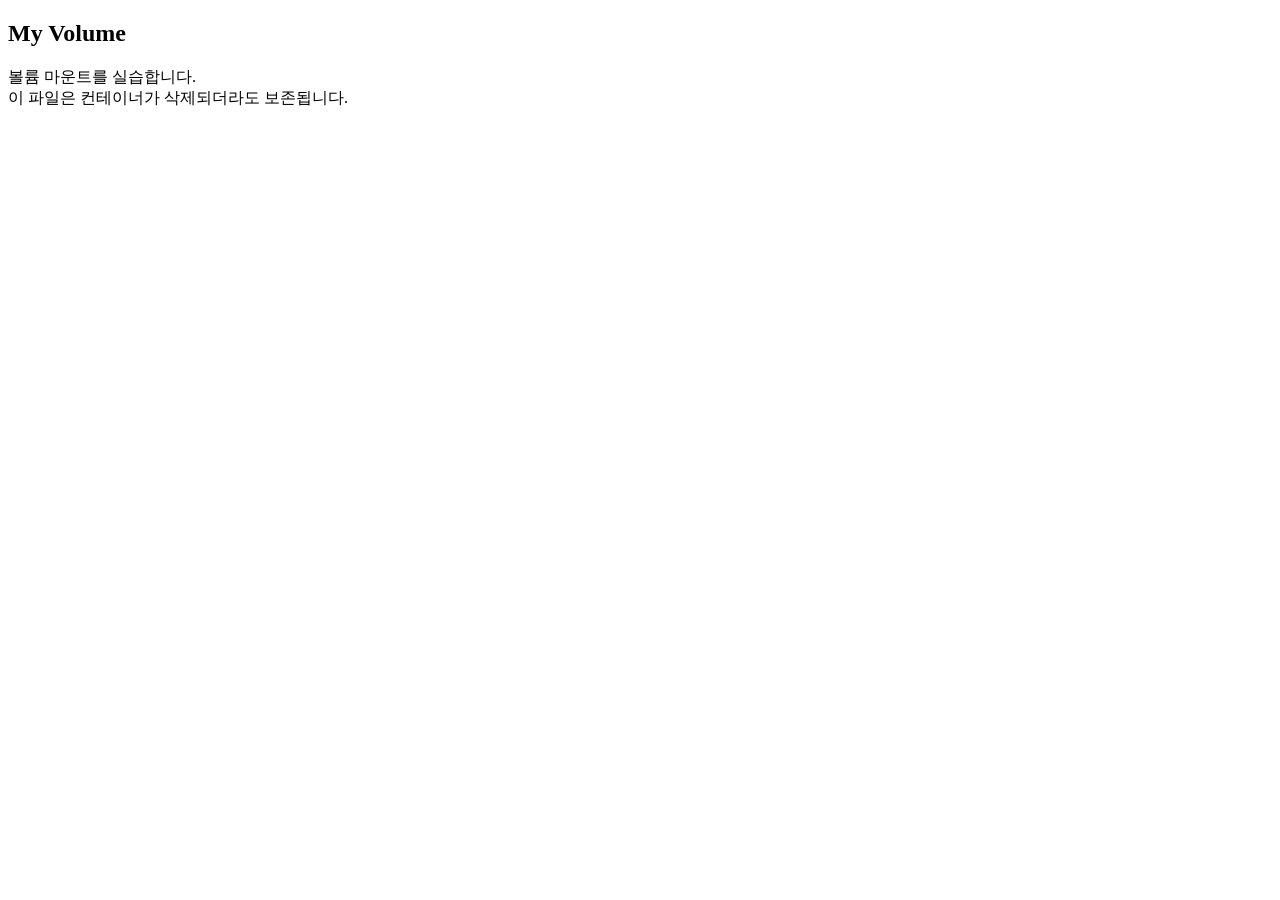
<file: 07volume/vol_home/index2.html>
<!DOCTYPE html>
<html lang="en">
<head>
  <meta charset="UTF-8">
  <meta name="viewport" content="width=device-width, initial-scale=1.0">
  <title>Document</title>
</head>
<body>
  <h2>My Volume</h2>
  <p>
    볼륨 마운트를 실습합니다. <br> 	이 파일은 컨테이너가 삭제되더라도 보존됩니다.
  </p>
</body>
</html>
</file>
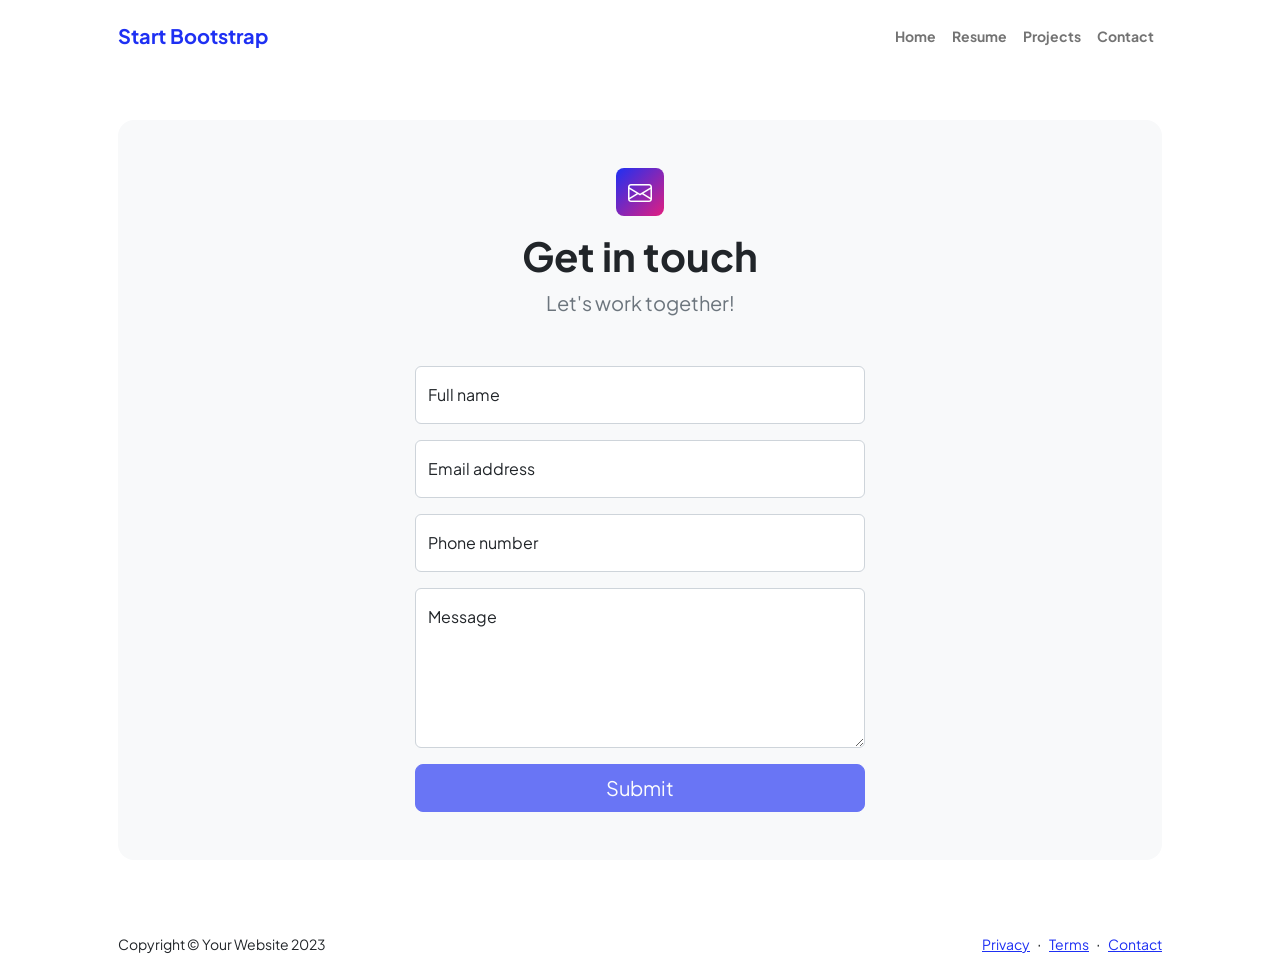
<file: 08image/templates/startbootstrap-personal-gh-pages/contact.html>
<!DOCTYPE html>
<html lang="en">
    <head>
        <meta charset="utf-8" />
        <meta name="viewport" content="width=device-width, initial-scale=1, shrink-to-fit=no" />
        <meta name="description" content />
        <meta name="author" content />
        <title>Modern Business - Start Bootstrap Template</title>
        <!-- Favicon-->
        <link rel="icon" type="image/x-icon" href="assets/favicon.ico" />
        <!-- Custom Google font-->
        <link rel="preconnect" href="https://fonts.googleapis.com" />
        <link rel="preconnect" href="https://fonts.gstatic.com" crossorigin />
        <link href="https://fonts.googleapis.com/css2?family=Plus+Jakarta+Sans:wght@100;200;300;400;500;600;700;800;900&amp;display=swap" rel="stylesheet" />
        <!-- Bootstrap icons-->
        <link href="https://cdn.jsdelivr.net/npm/bootstrap-icons@1.8.1/font/bootstrap-icons.css" rel="stylesheet" />
        <!-- Core theme CSS (includes Bootstrap)-->
        <link href="css/styles.css" rel="stylesheet" />
    </head>
    <body class="d-flex flex-column">
        <main class="flex-shrink-0">
            <!-- Navigation-->
            <nav class="navbar navbar-expand-lg navbar-light bg-white py-3">
                <div class="container px-5">
                    <a class="navbar-brand" href="index.html"><span class="fw-bolder text-primary">Start Bootstrap</span></a>
                    <button class="navbar-toggler" type="button" data-bs-toggle="collapse" data-bs-target="#navbarSupportedContent" aria-controls="navbarSupportedContent" aria-expanded="false" aria-label="Toggle navigation"><span class="navbar-toggler-icon"></span></button>
                    <div class="collapse navbar-collapse" id="navbarSupportedContent">
                        <ul class="navbar-nav ms-auto mb-2 mb-lg-0 small fw-bolder">
                            <li class="nav-item"><a class="nav-link" href="index.html">Home</a></li>
                            <li class="nav-item"><a class="nav-link" href="resume.html">Resume</a></li>
                            <li class="nav-item"><a class="nav-link" href="projects.html">Projects</a></li>
                            <li class="nav-item"><a class="nav-link" href="contact.html">Contact</a></li>
                        </ul>
                    </div>
                </div>
            </nav>
            <!-- Page content-->
            <section class="py-5">
                <div class="container px-5">
                    <!-- Contact form-->
                    <div class="bg-light rounded-4 py-5 px-4 px-md-5">
                        <div class="text-center mb-5">
                            <div class="feature bg-primary bg-gradient-primary-to-secondary text-white rounded-3 mb-3"><i class="bi bi-envelope"></i></div>
                            <h1 class="fw-bolder">Get in touch</h1>
                            <p class="lead fw-normal text-muted mb-0">Let's work together!</p>
                        </div>
                        <div class="row gx-5 justify-content-center">
                            <div class="col-lg-8 col-xl-6">
                                <!-- * * * * * * * * * * * * * * *-->
                                <!-- * * SB Forms Contact Form * *-->
                                <!-- * * * * * * * * * * * * * * *-->
                                <!-- This form is pre-integrated with SB Forms.-->
                                <!-- To make this form functional, sign up at-->
                                <!-- https://startbootstrap.com/solution/contact-forms-->
                                <!-- to get an API token!-->
                                <form id="contactForm" data-sb-form-api-token="API_TOKEN">
                                    <!-- Name input-->
                                    <div class="form-floating mb-3">
                                        <input class="form-control" id="name" type="text" placeholder="Enter your name..." data-sb-validations="required" />
                                        <label for="name">Full name</label>
                                        <div class="invalid-feedback" data-sb-feedback="name:required">A name is required.</div>
                                    </div>
                                    <!-- Email address input-->
                                    <div class="form-floating mb-3">
                                        <input class="form-control" id="email" type="email" placeholder="name@example.com" data-sb-validations="required,email" />
                                        <label for="email">Email address</label>
                                        <div class="invalid-feedback" data-sb-feedback="email:required">An email is required.</div>
                                        <div class="invalid-feedback" data-sb-feedback="email:email">Email is not valid.</div>
                                    </div>
                                    <!-- Phone number input-->
                                    <div class="form-floating mb-3">
                                        <input class="form-control" id="phone" type="tel" placeholder="(123) 456-7890" data-sb-validations="required" />
                                        <label for="phone">Phone number</label>
                                        <div class="invalid-feedback" data-sb-feedback="phone:required">A phone number is required.</div>
                                    </div>
                                    <!-- Message input-->
                                    <div class="form-floating mb-3">
                                        <textarea class="form-control" id="message" type="text" placeholder="Enter your message here..." style="height: 10rem" data-sb-validations="required"></textarea>
                                        <label for="message">Message</label>
                                        <div class="invalid-feedback" data-sb-feedback="message:required">A message is required.</div>
                                    </div>
                                    <!-- Submit success message-->
                                    <!---->
                                    <!-- This is what your users will see when the form-->
                                    <!-- has successfully submitted-->
                                    <div class="d-none" id="submitSuccessMessage">
                                        <div class="text-center mb-3">
                                            <div class="fw-bolder">Form submission successful!</div>
                                            To activate this form, sign up at
                                            <br />
                                            <a href="https://startbootstrap.com/solution/contact-forms">https://startbootstrap.com/solution/contact-forms</a>
                                        </div>
                                    </div>
                                    <!-- Submit error message-->
                                    <!---->
                                    <!-- This is what your users will see when there is-->
                                    <!-- an error submitting the form-->
                                    <div class="d-none" id="submitErrorMessage"><div class="text-center text-danger mb-3">Error sending message!</div></div>
                                    <!-- Submit Button-->
                                    <div class="d-grid"><button class="btn btn-primary btn-lg disabled" id="submitButton" type="submit">Submit</button></div>
                                </form>
                            </div>
                        </div>
                    </div>
                </div>
            </section>
        </main>
        <!-- Footer-->
        <footer class="bg-white py-4 mt-auto">
            <div class="container px-5">
                <div class="row align-items-center justify-content-between flex-column flex-sm-row">
                    <div class="col-auto"><div class="small m-0">Copyright &copy; Your Website 2023</div></div>
                    <div class="col-auto">
                        <a class="small" href="#!">Privacy</a>
                        <span class="mx-1">&middot;</span>
                        <a class="small" href="#!">Terms</a>
                        <span class="mx-1">&middot;</span>
                        <a class="small" href="#!">Contact</a>
                    </div>
                </div>
            </div>
        </footer>
        <!-- Bootstrap core JS-->
        <script src="https://cdn.jsdelivr.net/npm/bootstrap@5.2.3/dist/js/bootstrap.bundle.min.js"></script>
        <!-- Core theme JS-->
        <script src="js/scripts.js"></script>
        <!-- * * * * * * * * * * * * * * * * * * * * * * * * * * * * * * * * * * * * * * * *-->
        <!-- * *                               SB Forms JS                               * *-->
        <!-- * * Activate your form at https://startbootstrap.com/solution/contact-forms * *-->
        <!-- * * * * * * * * * * * * * * * * * * * * * * * * * * * * * * * * * * * * * * * *-->
        <script src="https://cdn.startbootstrap.com/sb-forms-latest.js"></script>
    </body>
</html>
</file>
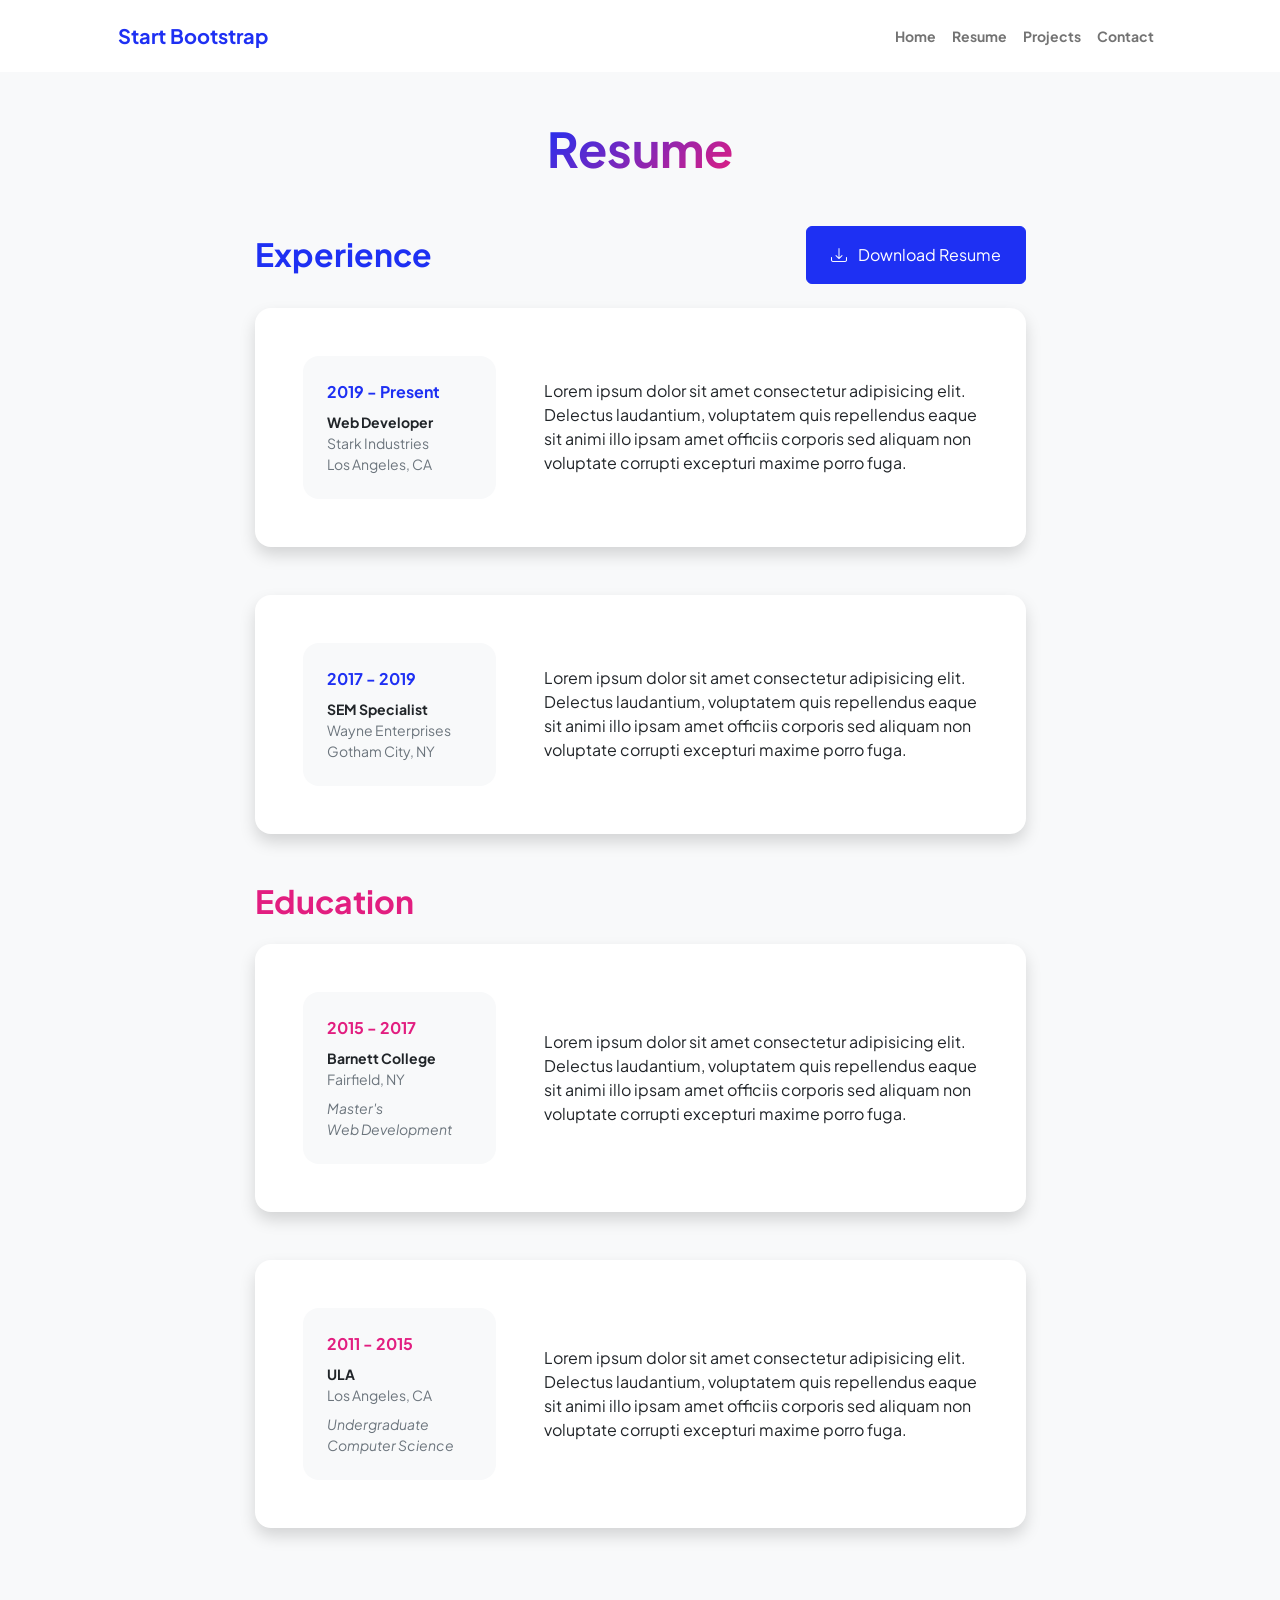
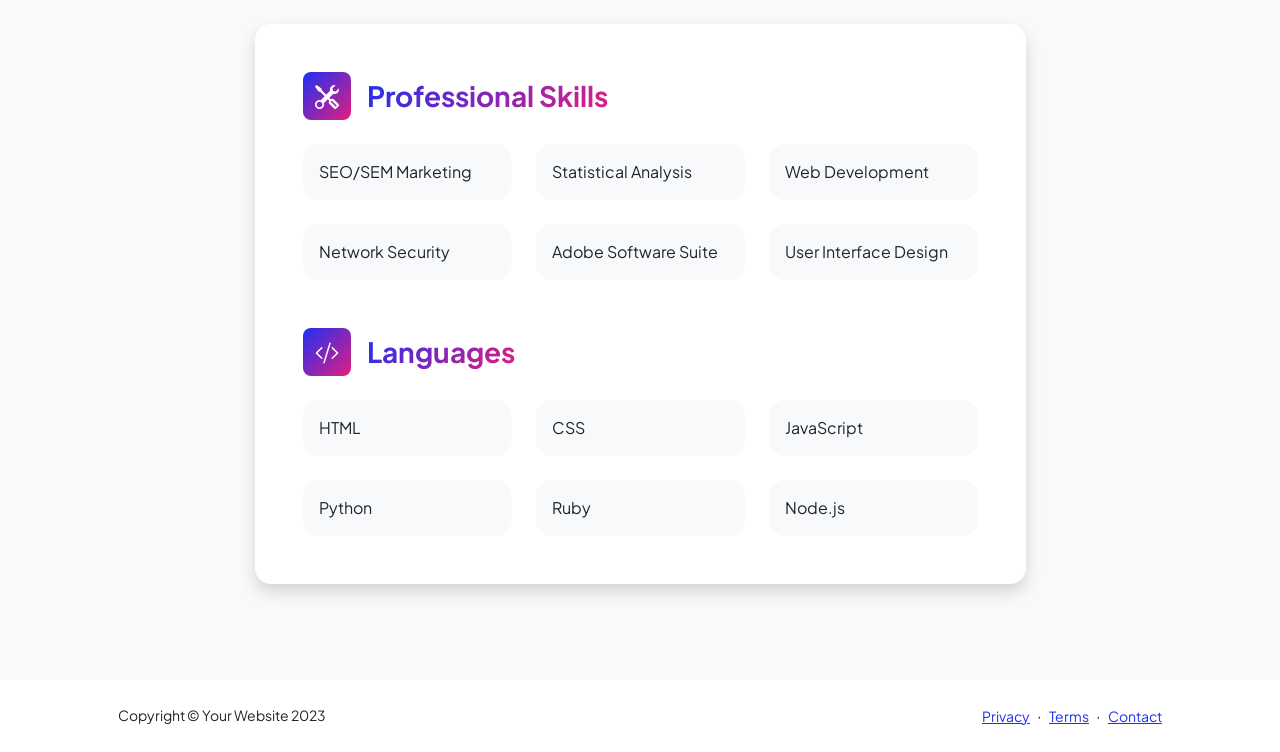
<file: 08image/templates/startbootstrap-personal-gh-pages/resume.html>
<!DOCTYPE html>
<html lang="en">
    <head>
        <meta charset="utf-8" />
        <meta name="viewport" content="width=device-width, initial-scale=1, shrink-to-fit=no" />
        <meta name="description" content="" />
        <meta name="author" content="" />
        <title>Personal - Start Bootstrap Template</title>
        <!-- Favicon-->
        <link rel="icon" type="image/x-icon" href="assets/favicon.ico" />
        <!-- Custom Google font-->
        <link rel="preconnect" href="https://fonts.googleapis.com" />
        <link rel="preconnect" href="https://fonts.gstatic.com" crossorigin />
        <link href="https://fonts.googleapis.com/css2?family=Plus+Jakarta+Sans:wght@100;200;300;400;500;600;700;800;900&amp;display=swap" rel="stylesheet" />
        <!-- Bootstrap icons-->
        <link href="https://cdn.jsdelivr.net/npm/bootstrap-icons@1.8.1/font/bootstrap-icons.css" rel="stylesheet" />
        <!-- Core theme CSS (includes Bootstrap)-->
        <link href="css/styles.css" rel="stylesheet" />
    </head>
    <body class="d-flex flex-column h-100 bg-light">
        <main class="flex-shrink-0">
            <!-- Navigation-->
            <nav class="navbar navbar-expand-lg navbar-light bg-white py-3">
                <div class="container px-5">
                    <a class="navbar-brand" href="index.html"><span class="fw-bolder text-primary">Start Bootstrap</span></a>
                    <button class="navbar-toggler" type="button" data-bs-toggle="collapse" data-bs-target="#navbarSupportedContent" aria-controls="navbarSupportedContent" aria-expanded="false" aria-label="Toggle navigation"><span class="navbar-toggler-icon"></span></button>
                    <div class="collapse navbar-collapse" id="navbarSupportedContent">
                        <ul class="navbar-nav ms-auto mb-2 mb-lg-0 small fw-bolder">
                            <li class="nav-item"><a class="nav-link" href="index.html">Home</a></li>
                            <li class="nav-item"><a class="nav-link" href="resume.html">Resume</a></li>
                            <li class="nav-item"><a class="nav-link" href="projects.html">Projects</a></li>
                            <li class="nav-item"><a class="nav-link" href="contact.html">Contact</a></li>
                        </ul>
                    </div>
                </div>
            </nav>
            <!-- Page Content-->
            <div class="container px-5 my-5">
                <div class="text-center mb-5">
                    <h1 class="display-5 fw-bolder mb-0"><span class="text-gradient d-inline">Resume</span></h1>
                </div>
                <div class="row gx-5 justify-content-center">
                    <div class="col-lg-11 col-xl-9 col-xxl-8">
                        <!-- Experience Section-->
                        <section>
                            <div class="d-flex align-items-center justify-content-between mb-4">
                                <h2 class="text-primary fw-bolder mb-0">Experience</h2>
                                <!-- Download resume button-->
                                <!-- Note: Set the link href target to a PDF file within your project-->
                                <a class="btn btn-primary px-4 py-3" href="#!">
                                    <div class="d-inline-block bi bi-download me-2"></div>
                                    Download Resume
                                </a>
                            </div>
                            <!-- Experience Card 1-->
                            <div class="card shadow border-0 rounded-4 mb-5">
                                <div class="card-body p-5">
                                    <div class="row align-items-center gx-5">
                                        <div class="col text-center text-lg-start mb-4 mb-lg-0">
                                            <div class="bg-light p-4 rounded-4">
                                                <div class="text-primary fw-bolder mb-2">2019 - Present</div>
                                                <div class="small fw-bolder">Web Developer</div>
                                                <div class="small text-muted">Stark Industries</div>
                                                <div class="small text-muted">Los Angeles, CA</div>
                                            </div>
                                        </div>
                                        <div class="col-lg-8"><div>Lorem ipsum dolor sit amet consectetur adipisicing elit. Delectus laudantium, voluptatem quis repellendus eaque sit animi illo ipsam amet officiis corporis sed aliquam non voluptate corrupti excepturi maxime porro fuga.</div></div>
                                    </div>
                                </div>
                            </div>
                            <!-- Experience Card 2-->
                            <div class="card shadow border-0 rounded-4 mb-5">
                                <div class="card-body p-5">
                                    <div class="row align-items-center gx-5">
                                        <div class="col text-center text-lg-start mb-4 mb-lg-0">
                                            <div class="bg-light p-4 rounded-4">
                                                <div class="text-primary fw-bolder mb-2">2017 - 2019</div>
                                                <div class="small fw-bolder">SEM Specialist</div>
                                                <div class="small text-muted">Wayne Enterprises</div>
                                                <div class="small text-muted">Gotham City, NY</div>
                                            </div>
                                        </div>
                                        <div class="col-lg-8"><div>Lorem ipsum dolor sit amet consectetur adipisicing elit. Delectus laudantium, voluptatem quis repellendus eaque sit animi illo ipsam amet officiis corporis sed aliquam non voluptate corrupti excepturi maxime porro fuga.</div></div>
                                    </div>
                                </div>
                            </div>
                        </section>
                        <!-- Education Section-->
                        <section>
                            <h2 class="text-secondary fw-bolder mb-4">Education</h2>
                            <!-- Education Card 1-->
                            <div class="card shadow border-0 rounded-4 mb-5">
                                <div class="card-body p-5">
                                    <div class="row align-items-center gx-5">
                                        <div class="col text-center text-lg-start mb-4 mb-lg-0">
                                            <div class="bg-light p-4 rounded-4">
                                                <div class="text-secondary fw-bolder mb-2">2015 - 2017</div>
                                                <div class="mb-2">
                                                    <div class="small fw-bolder">Barnett College</div>
                                                    <div class="small text-muted">Fairfield, NY</div>
                                                </div>
                                                <div class="fst-italic">
                                                    <div class="small text-muted">Master's</div>
                                                    <div class="small text-muted">Web Development</div>
                                                </div>
                                            </div>
                                        </div>
                                        <div class="col-lg-8"><div>Lorem ipsum dolor sit amet consectetur adipisicing elit. Delectus laudantium, voluptatem quis repellendus eaque sit animi illo ipsam amet officiis corporis sed aliquam non voluptate corrupti excepturi maxime porro fuga.</div></div>
                                    </div>
                                </div>
                            </div>
                            <!-- Education Card 2-->
                            <div class="card shadow border-0 rounded-4 mb-5">
                                <div class="card-body p-5">
                                    <div class="row align-items-center gx-5">
                                        <div class="col text-center text-lg-start mb-4 mb-lg-0">
                                            <div class="bg-light p-4 rounded-4">
                                                <div class="text-secondary fw-bolder mb-2">2011 - 2015</div>
                                                <div class="mb-2">
                                                    <div class="small fw-bolder">ULA</div>
                                                    <div class="small text-muted">Los Angeles, CA</div>
                                                </div>
                                                <div class="fst-italic">
                                                    <div class="small text-muted">Undergraduate</div>
                                                    <div class="small text-muted">Computer Science</div>
                                                </div>
                                            </div>
                                        </div>
                                        <div class="col-lg-8"><div>Lorem ipsum dolor sit amet consectetur adipisicing elit. Delectus laudantium, voluptatem quis repellendus eaque sit animi illo ipsam amet officiis corporis sed aliquam non voluptate corrupti excepturi maxime porro fuga.</div></div>
                                    </div>
                                </div>
                            </div>
                        </section>
                        <!-- Divider-->
                        <div class="pb-5"></div>
                        <!-- Skills Section-->
                        <section>
                            <!-- Skillset Card-->
                            <div class="card shadow border-0 rounded-4 mb-5">
                                <div class="card-body p-5">
                                    <!-- Professional skills list-->
                                    <div class="mb-5">
                                        <div class="d-flex align-items-center mb-4">
                                            <div class="feature bg-primary bg-gradient-primary-to-secondary text-white rounded-3 me-3"><i class="bi bi-tools"></i></div>
                                            <h3 class="fw-bolder mb-0"><span class="text-gradient d-inline">Professional Skills</span></h3>
                                        </div>
                                        <div class="row row-cols-1 row-cols-md-3 mb-4">
                                            <div class="col mb-4 mb-md-0"><div class="d-flex align-items-center bg-light rounded-4 p-3 h-100">SEO/SEM Marketing</div></div>
                                            <div class="col mb-4 mb-md-0"><div class="d-flex align-items-center bg-light rounded-4 p-3 h-100">Statistical Analysis</div></div>
                                            <div class="col"><div class="d-flex align-items-center bg-light rounded-4 p-3 h-100">Web Development</div></div>
                                        </div>
                                        <div class="row row-cols-1 row-cols-md-3">
                                            <div class="col mb-4 mb-md-0"><div class="d-flex align-items-center bg-light rounded-4 p-3 h-100">Network Security</div></div>
                                            <div class="col mb-4 mb-md-0"><div class="d-flex align-items-center bg-light rounded-4 p-3 h-100">Adobe Software Suite</div></div>
                                            <div class="col"><div class="d-flex align-items-center bg-light rounded-4 p-3 h-100">User Interface Design</div></div>
                                        </div>
                                    </div>
                                    <!-- Languages list-->
                                    <div class="mb-0">
                                        <div class="d-flex align-items-center mb-4">
                                            <div class="feature bg-primary bg-gradient-primary-to-secondary text-white rounded-3 me-3"><i class="bi bi-code-slash"></i></div>
                                            <h3 class="fw-bolder mb-0"><span class="text-gradient d-inline">Languages</span></h3>
                                        </div>
                                        <div class="row row-cols-1 row-cols-md-3 mb-4">
                                            <div class="col mb-4 mb-md-0"><div class="d-flex align-items-center bg-light rounded-4 p-3 h-100">HTML</div></div>
                                            <div class="col mb-4 mb-md-0"><div class="d-flex align-items-center bg-light rounded-4 p-3 h-100">CSS</div></div>
                                            <div class="col"><div class="d-flex align-items-center bg-light rounded-4 p-3 h-100">JavaScript</div></div>
                                        </div>
                                        <div class="row row-cols-1 row-cols-md-3">
                                            <div class="col mb-4 mb-md-0"><div class="d-flex align-items-center bg-light rounded-4 p-3 h-100">Python</div></div>
                                            <div class="col mb-4 mb-md-0"><div class="d-flex align-items-center bg-light rounded-4 p-3 h-100">Ruby</div></div>
                                            <div class="col"><div class="d-flex align-items-center bg-light rounded-4 p-3 h-100">Node.js</div></div>
                                        </div>
                                    </div>
                                </div>
                            </div>
                        </section>
                    </div>
                </div>
            </div>
        </main>
        <!-- Footer-->
        <footer class="bg-white py-4 mt-auto">
            <div class="container px-5">
                <div class="row align-items-center justify-content-between flex-column flex-sm-row">
                    <div class="col-auto"><div class="small m-0">Copyright &copy; Your Website 2023</div></div>
                    <div class="col-auto">
                        <a class="small" href="#!">Privacy</a>
                        <span class="mx-1">&middot;</span>
                        <a class="small" href="#!">Terms</a>
                        <span class="mx-1">&middot;</span>
                        <a class="small" href="#!">Contact</a>
                    </div>
                </div>
            </div>
        </footer>
        <!-- Bootstrap core JS-->
        <script src="https://cdn.jsdelivr.net/npm/bootstrap@5.2.3/dist/js/bootstrap.bundle.min.js"></script>
        <!-- Core theme JS-->
        <script src="js/scripts.js"></script>
    </body>
</html>
</file>
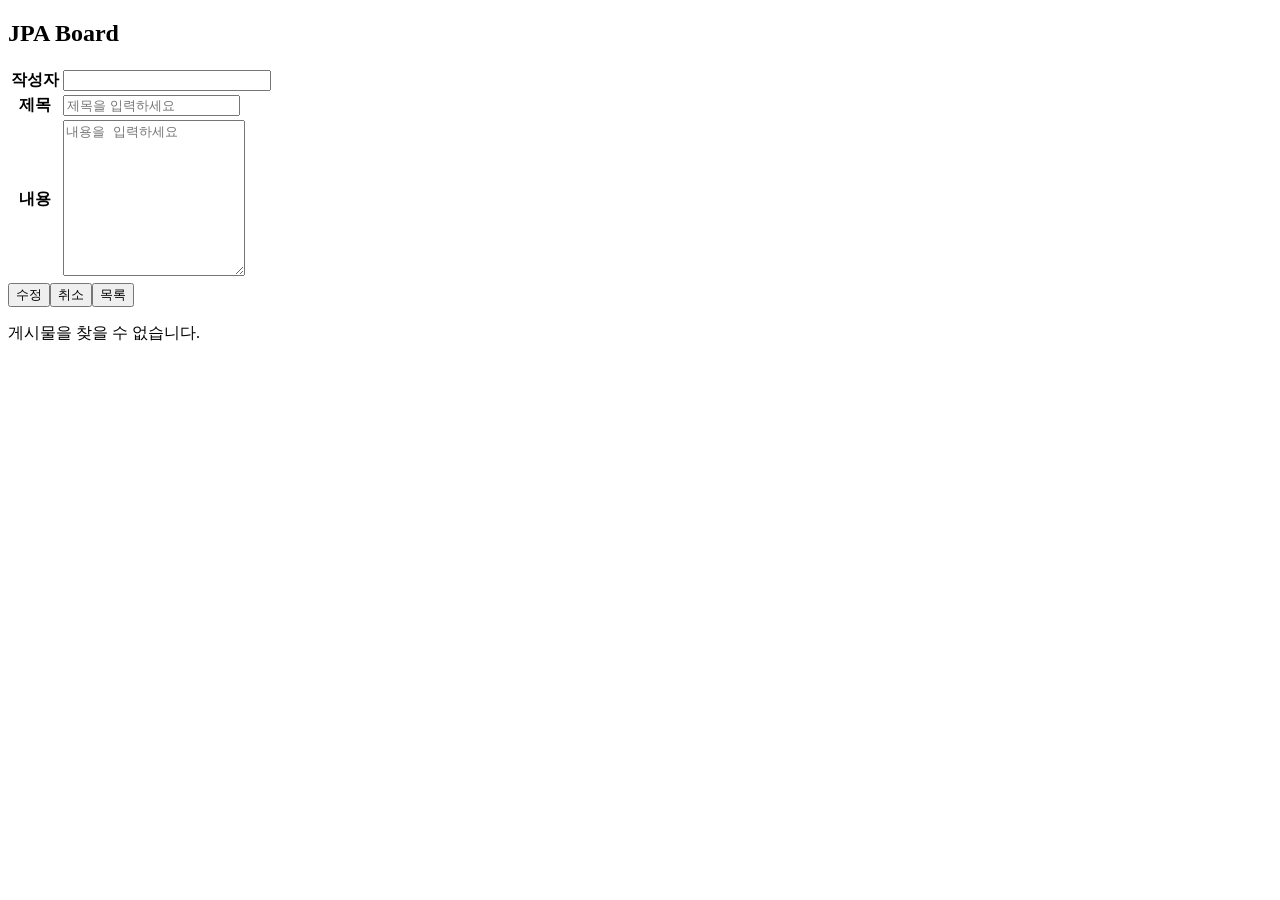
<file: 11tomcatDev/ROOT/WEB-INF/classes/templates/boardEdit.html>
<!DOCTYPE html>
<html lang="ko" xmlns:th="https://www.thymeleaf.org">
<head><meta charset="UTF-8"><meta name="viewport" content="width=device-width, initial-scale=1.0"><title>게시판 글 수정</title><link rel="stylesheet" th:href="@{/commons/style.css}"></head>
<body>
    <h2>JPA Board</h2>
    <form method="post" th:action="@{/editProc.do}" th:if="${row != null}">
        <input type="hidden" name="idx" th:value="${row.idx}">
        <input type="hidden" name="hits" th:value="${row.hits}">
        <input type="hidden" name="postdate" th:value="${row.postdate}">
        <div class="board write-view"><table><tbody>
            <tr><th>작성자</th><td><input type="text" name="name" th:value="${row.name}" style="width:200px;"></td></tr>
            <tr><th>제목</th><td><input type="text" name="title" placeholder="제목을 입력하세요" th:value="${row.title}"></td></tr>
            <tr><th>내용</th><td><textarea name="contents" rows="10" placeholder="내용을 입력하세요" th:text="${row.contents}"></textarea></td></tr>
        </tbody></table></div>
        <div class="form-actions"><button type="submit">수정</button><button type="reset">취소</button><button type="button" th:onclick="|location.href='@{/list.do}'|">목록</button></div>
    </form>
    <p th:unless="${row != null}">게시물을 찾을 수 없습니다.</p>
</body>
</html>
</file>
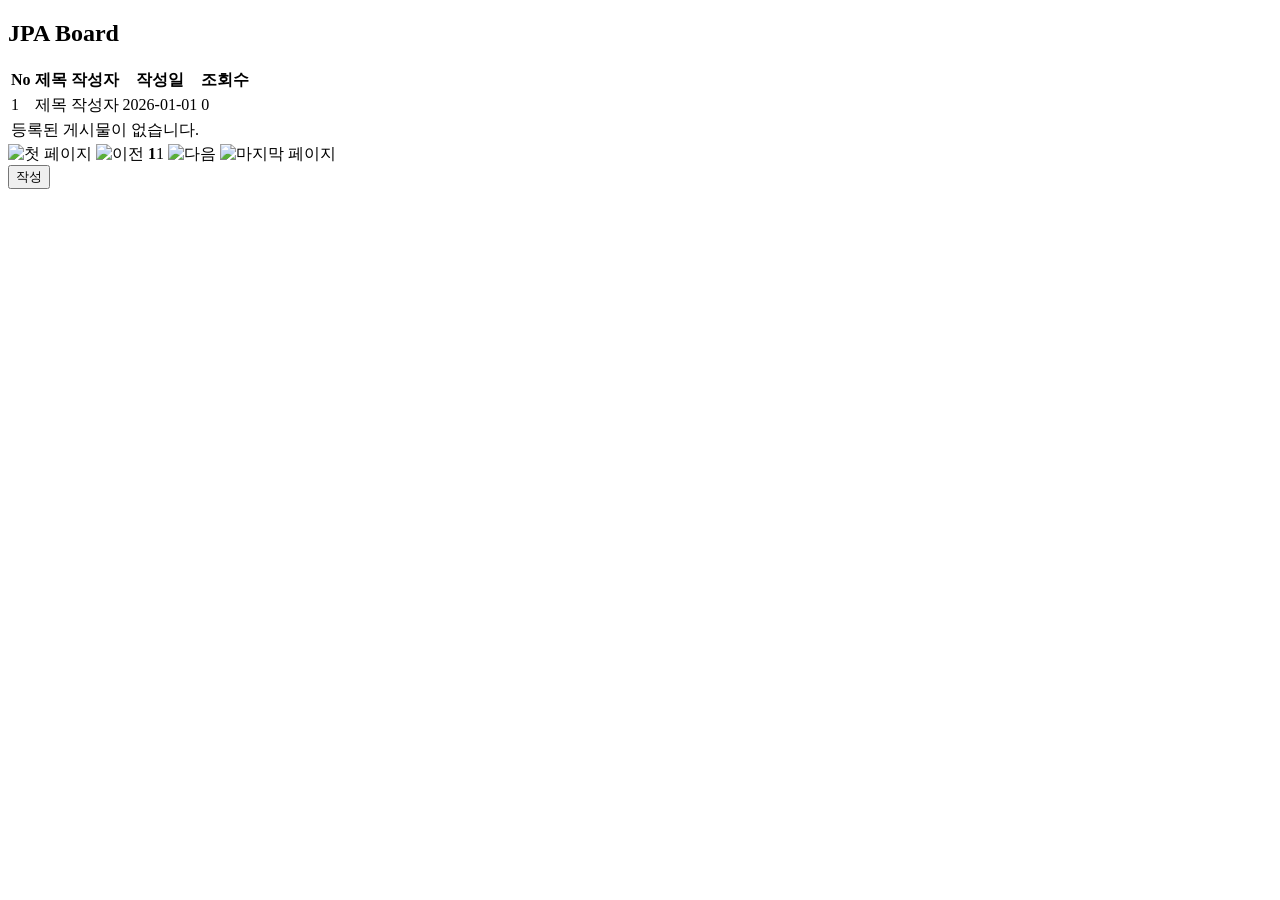
<file: 11tomcatDev/ROOT/WEB-INF/classes/templates/boardList.html>
<!DOCTYPE html>
<html lang="ko" xmlns:th="https://www.thymeleaf.org">
<head>
    <meta charset="UTF-8"><meta name="viewport" content="width=device-width, initial-scale=1.0">
    <title>게시판 목록</title><link rel="stylesheet" th:href="@{/commons/style.css}">
</head>
<body>
    <h2>JPA Board</h2>
    <div class="board">
    <table>
        <thead><tr><th>No</th><th>제목</th><th>작성자</th><th>작성일</th><th>조회수</th></tr></thead>
        <tbody>
            <tr th:each="row : ${rows}">
                <td th:text="${row.idx}">1</td>
                <td class="bo_title"><a th:href="@{/view.do(idx=${row.idx})}" th:text="${row.title}">제목</a></td>
                <td th:text="${row.name}">작성자</td>
                <td th:text="${#temporals.format(row.postdate, 'yyyy-MM-dd')}">2026-01-01</td>
                <td th:text="${row.hits}">0</td>
            </tr>
            <tr th:if="${#lists.isEmpty(rows)}"><td colspan="5">등록된 게시물이 없습니다.</td></tr>
        </tbody>
    </table>
    </div>
    <nav class="page-number" th:if="${totalPages > 0}">
        <a th:if="${previousBlockPage >= 1}" th:href="@{/list.do(pageNum=1, searchWord=${searchWord})}"><img th:src="@{/images/paging1.gif}" alt="첫 페이지"></a>
        <a th:if="${previousBlockPage >= 1}" th:href="@{/list.do(pageNum=${previousBlockPage}, searchWord=${searchWord})}"><img th:src="@{/images/paging2.gif}" alt="이전"></a>
        <span th:each="page : ${pageNumbers}"><strong th:if="${page == currentPage}" th:text="${page}">1</strong><a th:unless="${page == currentPage}" th:href="@{/list.do(pageNum=${page}, searchWord=${searchWord})}" th:text="${page}">1</a></span>
        <a th:if="${nextBlockPage <= totalPages}" th:href="@{/list.do(pageNum=${nextBlockPage}, searchWord=${searchWord})}"><img th:src="@{/images/paging3.gif}" alt="다음"></a>
        <a th:if="${nextBlockPage <= totalPages}" th:href="@{/list.do(pageNum=${totalPages}, searchWord=${searchWord})}"><img th:src="@{/images/paging4.gif}" alt="마지막 페이지"></a>
    </nav>
    <div class="form-actions"><button type="button" th:onclick="|location.href='@{/write.do}'|">작성</button></div>
</body>
</html>
</file>
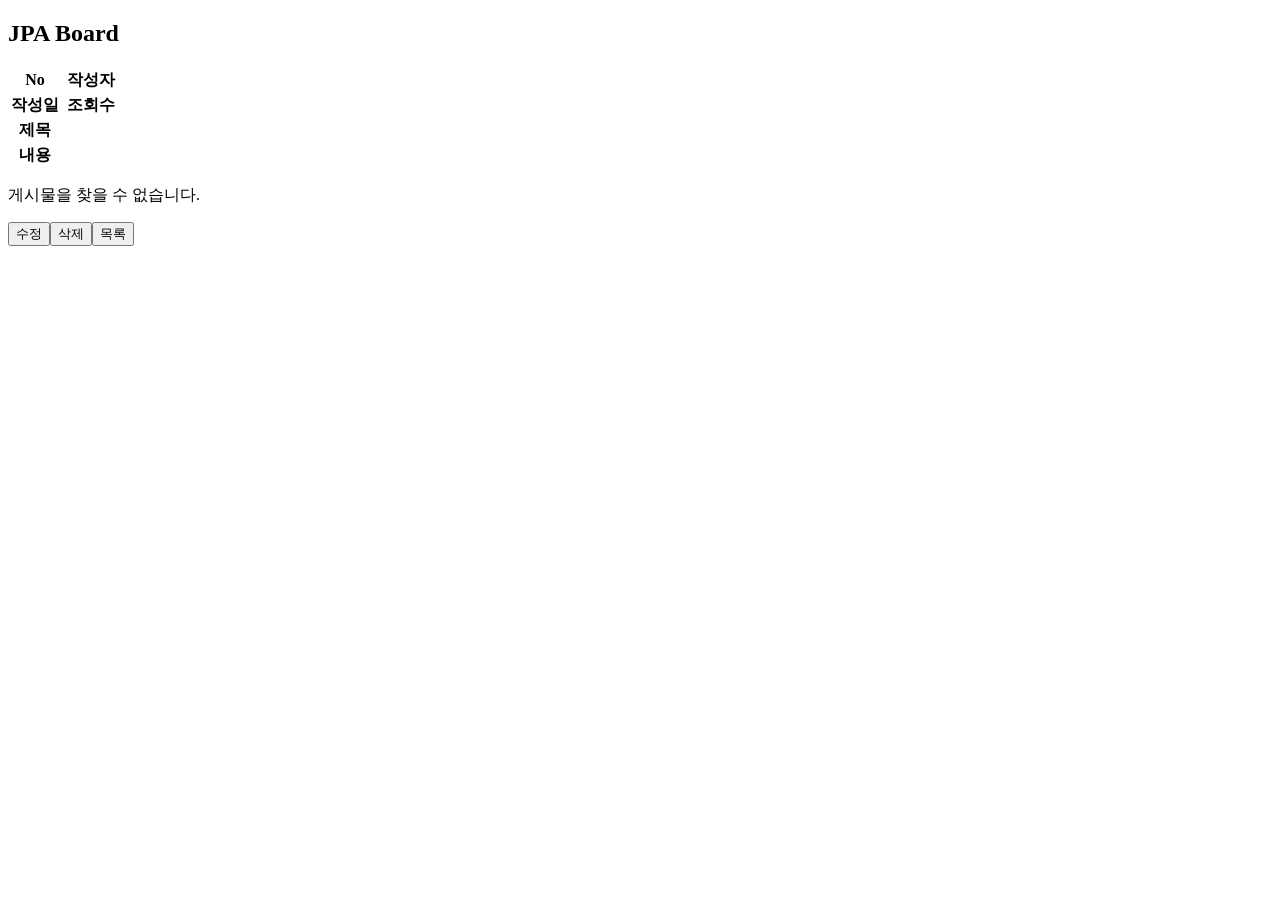
<file: 11tomcatDev/ROOT/WEB-INF/classes/templates/boardView.html>
<!DOCTYPE html>
<html lang="ko" xmlns:th="https://www.thymeleaf.org">
<head><meta charset="UTF-8"><meta name="viewport" content="width=device-width, initial-scale=1.0"><title>게시판 상세보기</title><link rel="stylesheet" th:href="@{/commons/style.css}"></head>
<body>
    <h2>JPA Board</h2>
    <div class="board detail-view" th:if="${row != null}">
    <table>
    <tbody>
        <tr><th>No</th><td th:text="${row.idx}"></td><th>작성자</th><td th:text="${row.name}"></td></tr>
        <tr><th>작성일</th><td th:text="${#temporals.format(row.postdate, 'yyyy-MM-dd HH:mm')}"></td><th>조회수</th><td th:text="${row.hits}"></td></tr>
        <tr><th>제목</th><td colspan="3" th:text="${row.title}"></td></tr>
        <tr><th>내용</th><td colspan="3" th:text="${row.contents}" style="white-space: pre-wrap;"></td></tr>
    </tbody>
    </table>
    </div>
    <p th:unless="${row != null}">게시물을 찾을 수 없습니다.</p>
    <div class="form-actions" th:if="${row != null}"><button type="button" th:onclick="|location.href='@{/edit.do(idx=${row.idx})}'|">수정</button><button type="button" th:onclick="|location.href='@{/delete.do(idx=${row.idx})}'|">삭제</button><button type="button" th:onclick="|location.href='@{/list.do}'|">목록</button></div>
</body>
</html>
</file>
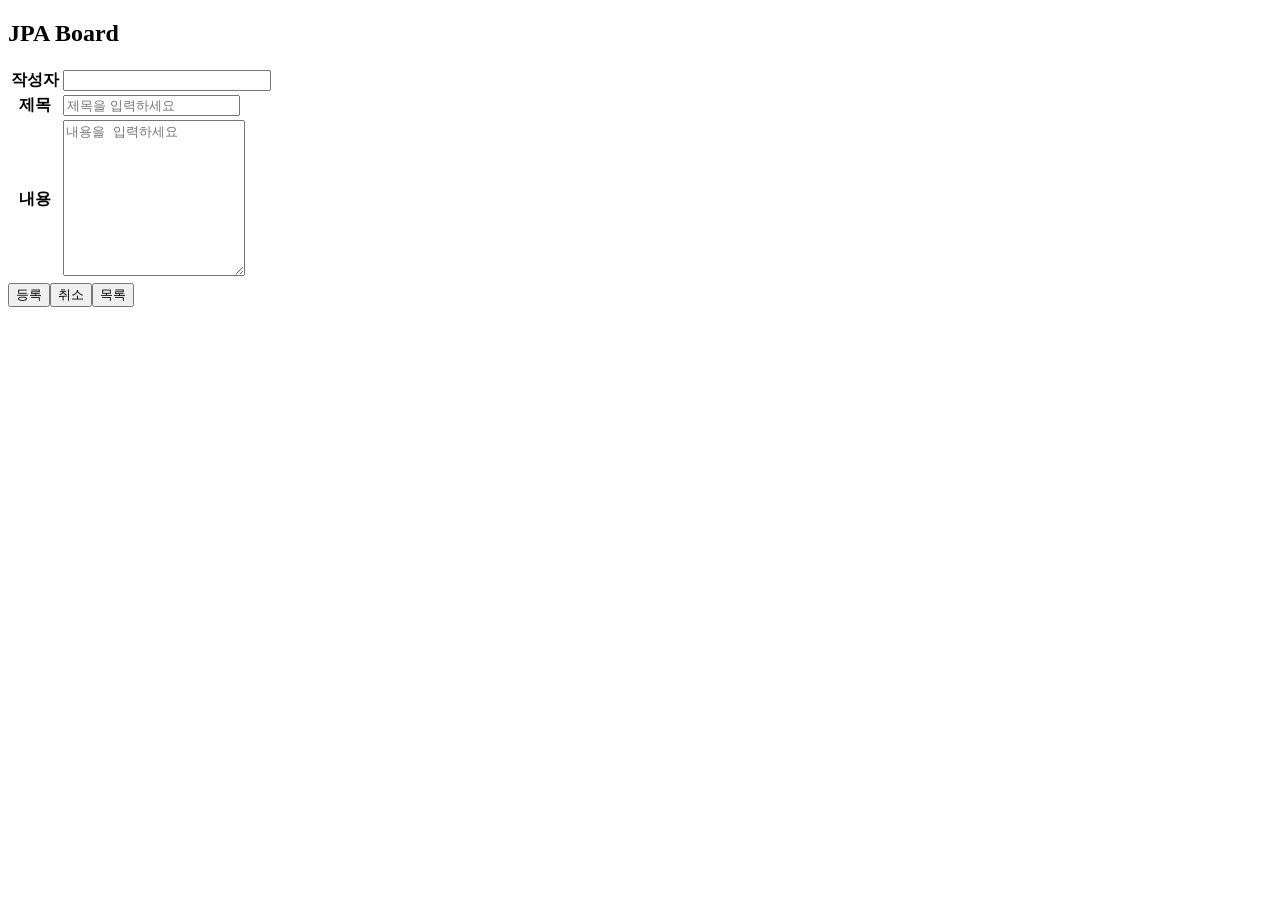
<file: 11tomcatDev/ROOT/WEB-INF/classes/templates/boardWrite.html>
<!DOCTYPE html>
<html lang="ko" xmlns:th="https://www.thymeleaf.org">
<head><meta charset="UTF-8"><meta name="viewport" content="width=device-width, initial-scale=1.0"><title>게시판 글쓰기</title><link rel="stylesheet" th:href="@{/commons/style.css}"></head>
<body>
    <h2>JPA Board</h2>
    <form method="post" th:action="@{/writeProc.do}">
        <div class="board write-view"><table><tbody>
            <tr><th>작성자</th><td><input type="text" name="name" style="width:200px;"></td></tr>
            <tr><th>제목</th><td><input type="text" name="title" placeholder="제목을 입력하세요"></td></tr>
            <tr><th>내용</th><td><textarea name="contents" rows="10" placeholder="내용을 입력하세요"></textarea></td></tr>
        </tbody></table></div>
        <div class="form-actions"><button type="submit">등록</button><button type="reset">취소</button><button type="button" th:onclick="|location.href='@{/list.do}'|">목록</button></div>
    </form>
</body>
</html>
</file>
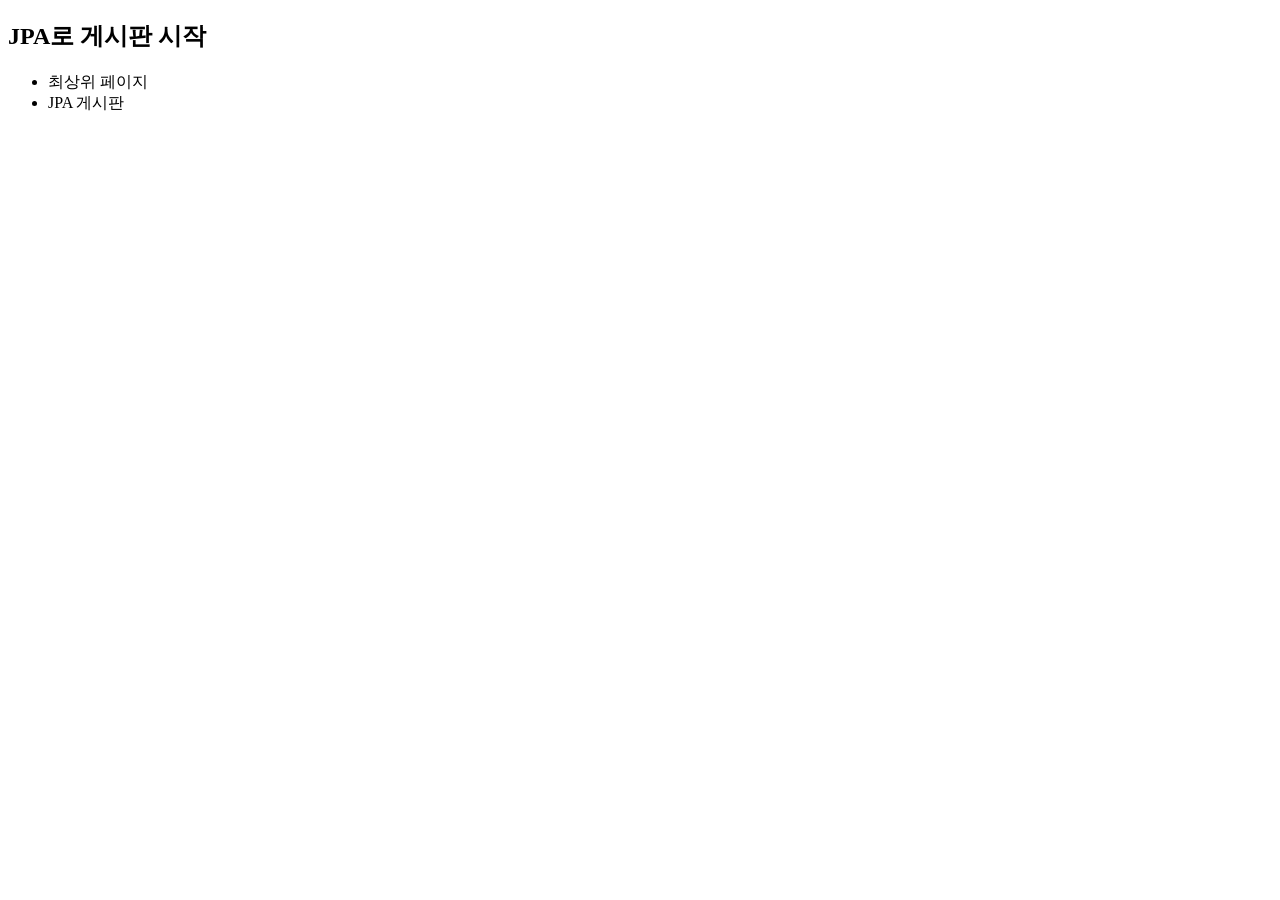
<file: 11tomcatDev/ROOT/WEB-INF/classes/templates/main.html>
<!DOCTYPE html>
<html lang="ko" xmlns:th="https://www.thymeleaf.org">
<head><meta charset="UTF-8"><title>메인 화면</title></head>
<body>
    <h2>JPA로 게시판 시작</h2>
    <ul>
    <li><a th:href="@{/}">최상위 페이지</a></li>
    <li><a th:href="@{/list.do}">JPA 게시판</a></li>
    </ul>
</body>
</html>
</file>
